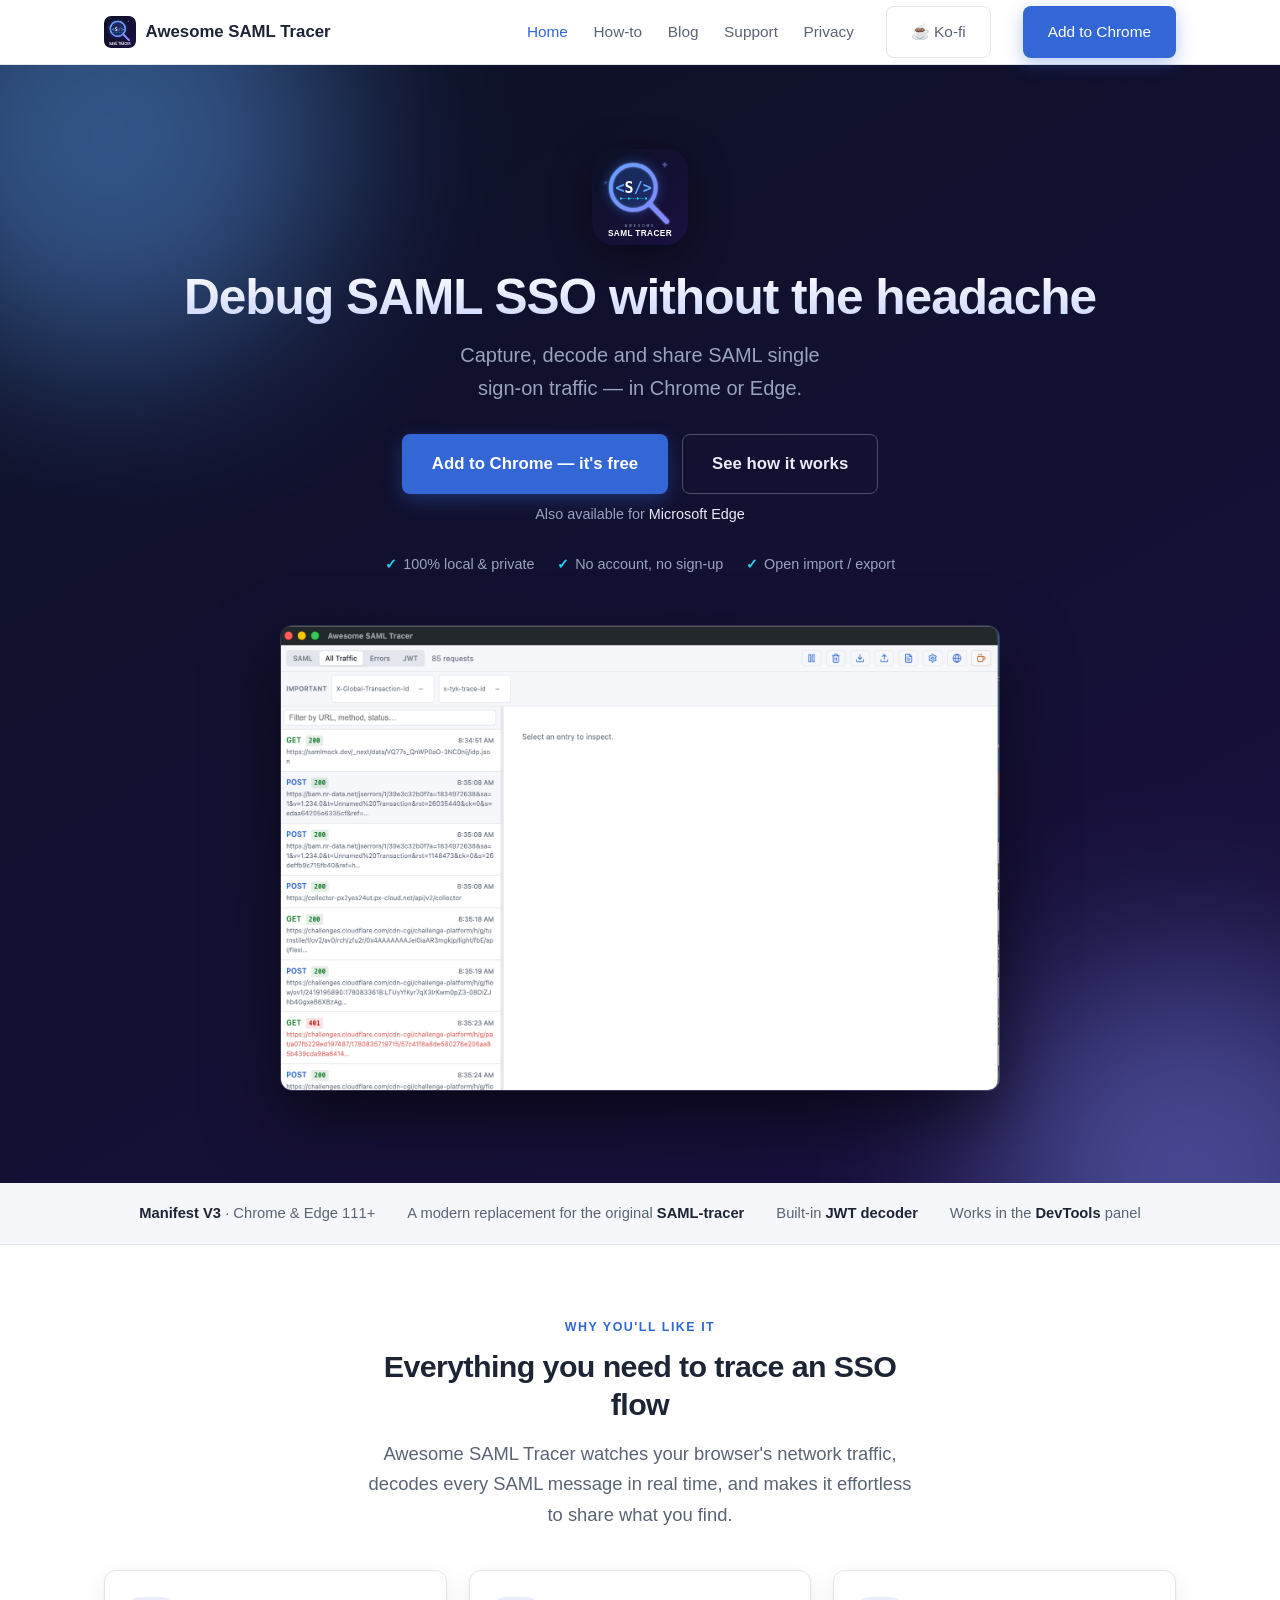
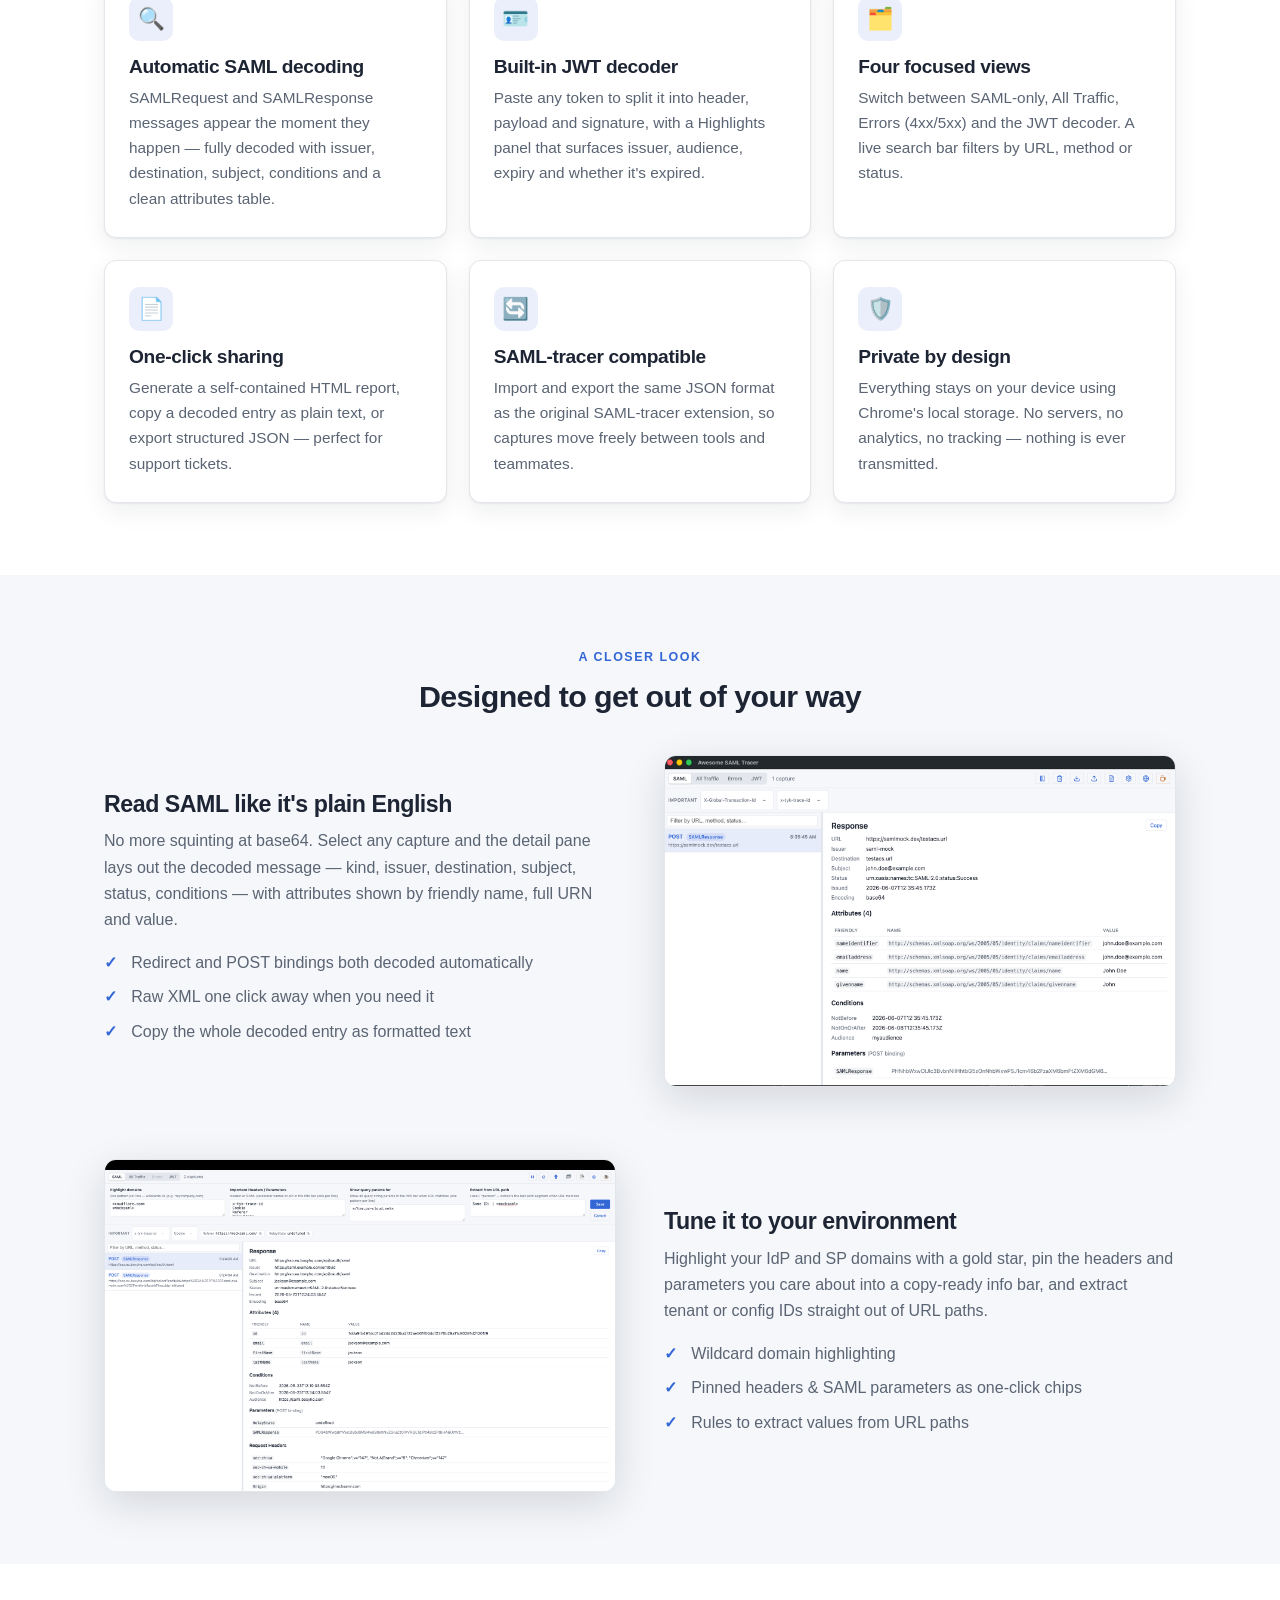
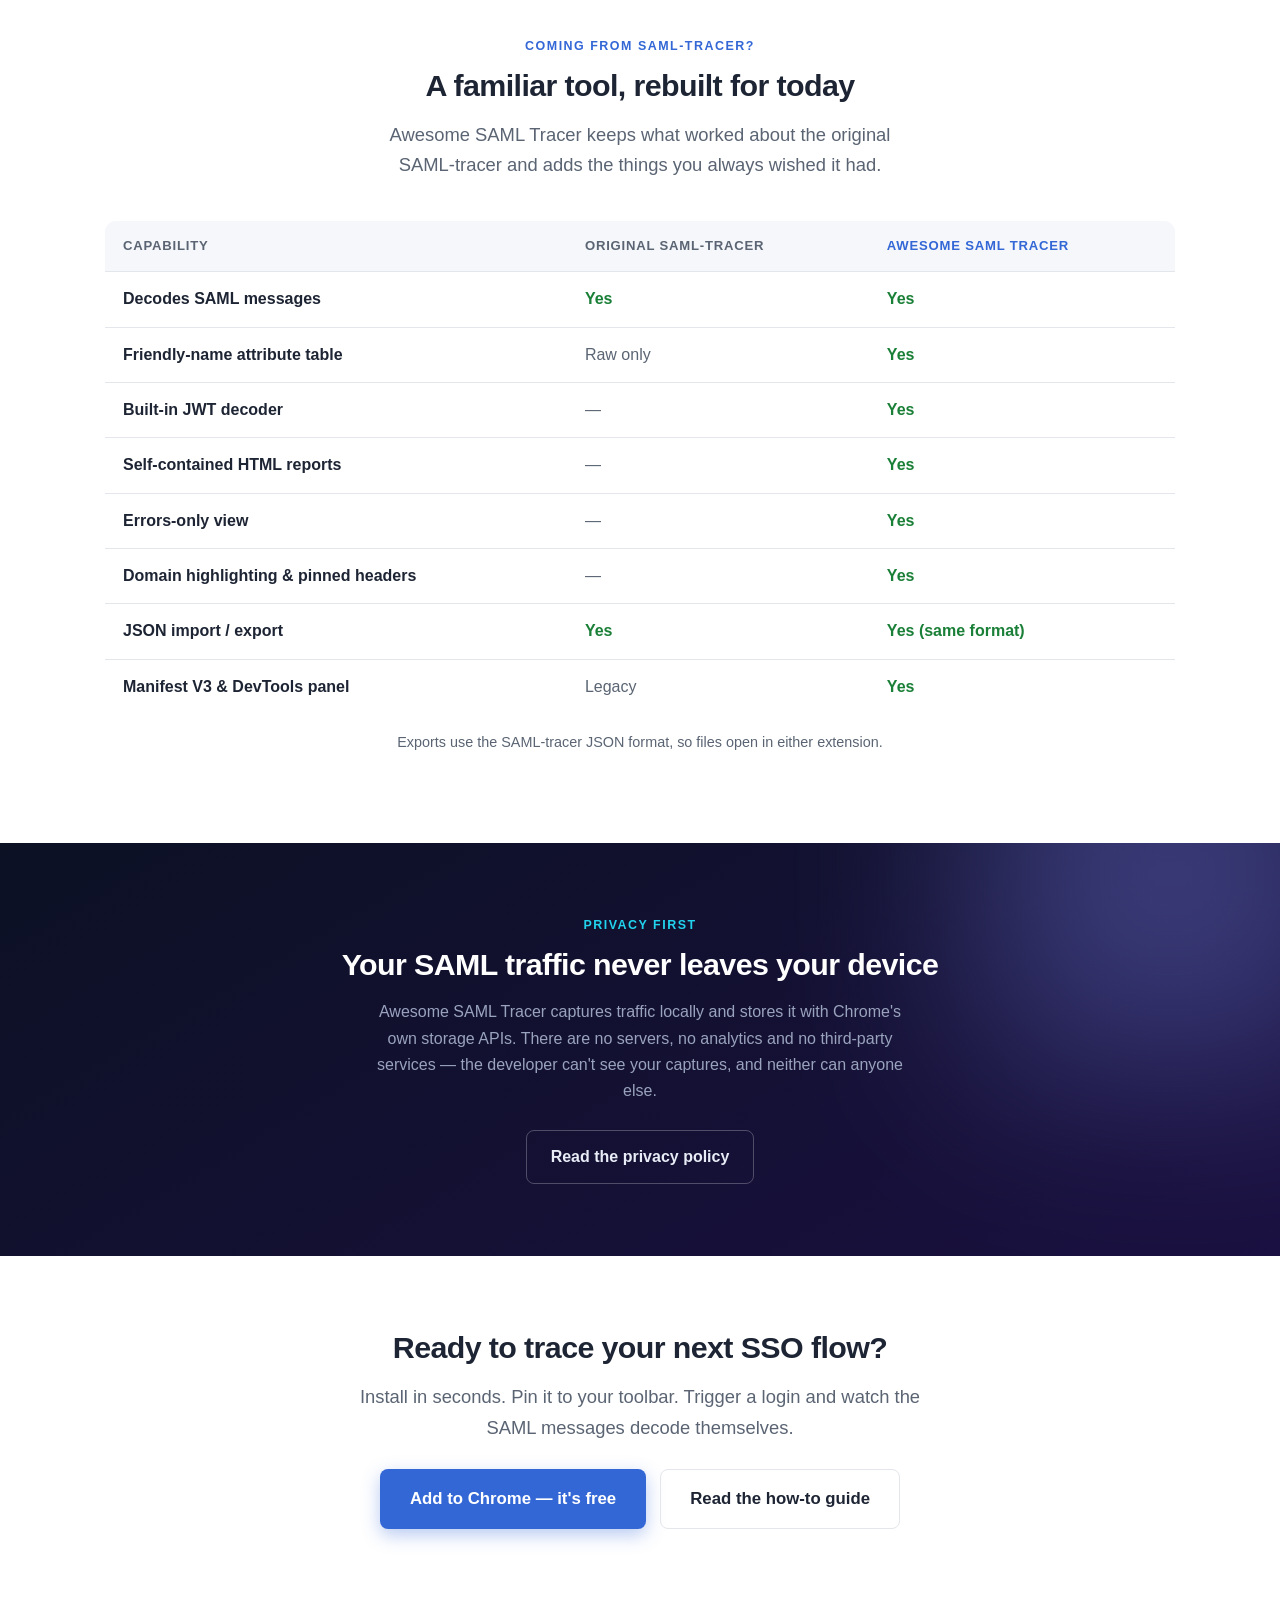
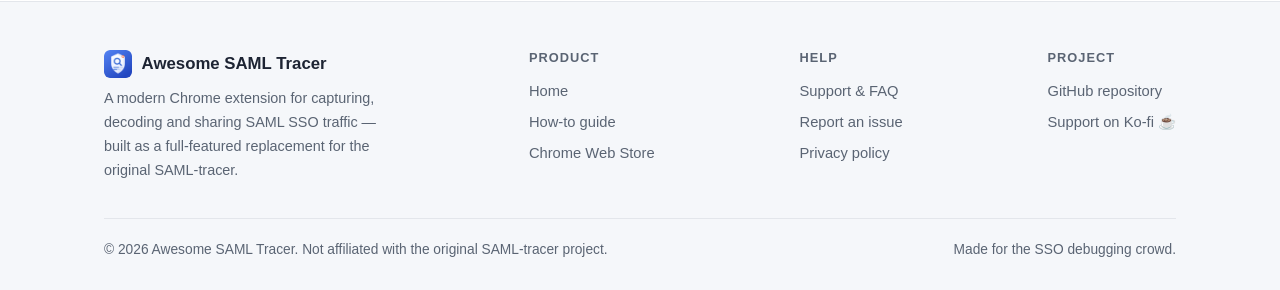
<file: awesome-saml-tracer-web/index.html>
<!doctype html>
<html lang="en">
<head>
  <meta charset="utf-8">
  <meta name="viewport" content="width=device-width, initial-scale=1">
  <title>Awesome SAML Tracer — Capture, decode &amp; share SAML SSO traffic</title>
  <meta name="description" content="A modern Chrome extension for capturing, decoding and sharing SAML SSO traffic. Clean attribute display, a built-in JWT decoder, one-click HTML reports, and SAML-tracer import/export — all 100% local and private.">
  <link rel="icon" type="image/svg+xml" href="assets/favicon.svg">
  <link rel="stylesheet" href="css/styles.css">
  <meta property="og:title" content="Awesome SAML Tracer">
  <meta property="og:description" content="Capture, decode and share SAML SSO traffic — a modern, privacy-first Chrome extension.">
  <meta property="og:type" content="website">
  <meta property="og:image" content="assets/awesome-saml-tracer-banner.png">
</head>
<body>

  <!-- ===== Header ===== -->
  <header class="site-header">
    <div class="container">
      <nav class="nav">
        <a class="brand" href="index.html">
          <img src="assets/logo.svg" alt="">
          <span>Awesome SAML Tracer</span>
        </a>
        <button class="nav-toggle" aria-label="Toggle menu" aria-expanded="false">☰</button>
        <div class="nav-links">
          <a href="index.html" class="active">Home</a>
          <a href="how-to.html">How-to</a>
          <a href="blog.html">Blog</a>
          <a href="support.html">Support</a>
          <a href="privacy.html">Privacy</a>
          <a class="btn btn-secondary nav-cta" href="https://ko-fi.com/samldev" target="_blank" rel="noopener">☕ Ko-fi</a>
          <a class="btn btn-primary nav-cta" href="https://chromewebstore.google.com/detail/pilkjgooejhajccieiebbihilnclbpej" target="_blank" rel="noopener">Add to Chrome</a>
        </div>
      </nav>
    </div>
  </header>

  <!-- ===== Hero ===== -->
  <section class="hero">
    <div class="container">
      <img class="hero-logo" src="assets/logo.svg" alt="Awesome SAML Tracer logo">
      <h1>Debug SAML SSO without the headache</h1>
      <p class="hero-tagline">Capture, decode and share SAML single sign-on traffic — in Chrome or Edge.</p>
      <div class="hero-actions">
        <a class="btn btn-primary btn-lg" href="https://chromewebstore.google.com/detail/pilkjgooejhajccieiebbihilnclbpej" target="_blank" rel="noopener">Add to Chrome — it's free</a>
        <a class="btn btn-secondary btn-lg btn-on-dark" href="how-to.html">See how it works</a>
      </div>
      <p class="hero-also">Also available for <a href="https://chromewebstore.google.com/detail/pilkjgooejhajccieiebbihilnclbpej" target="_blank" rel="noopener">Microsoft Edge</a> <!-- update to Edge Add-ons URL once listed --></p>
      <div class="hero-meta">
        <span><span class="tick">✓</span> 100% local &amp; private</span>
        <span><span class="tick">✓</span> No account, no sign-up</span>
        <span><span class="tick">✓</span> Open import / export</span>
      </div>
      <div class="hero-shot">
        <img src="assets/ast-help-all-traffic.png" alt="Awesome SAML Tracer capturing live network traffic">
      </div>
    </div>
  </section>

  <!-- ===== Trust strip ===== -->
  <div class="trust">
    <div class="container">
      <span><strong>Manifest V3</strong> &middot; Chrome &amp; Edge 111+</span>
      <span>A modern replacement for the original <strong>SAML-tracer</strong></span>
      <span>Built-in <strong>JWT decoder</strong></span>
      <span>Works in the <strong>DevTools</strong> panel</span>
    </div>
  </div>

  <!-- ===== Features ===== -->
  <section class="section">
    <div class="container">
      <div class="section-head center">
        <p class="eyebrow">Why you'll like it</p>
        <h2>Everything you need to trace an SSO flow</h2>
        <p class="lead" style="margin:0 auto;">Awesome SAML Tracer watches your browser's network traffic, decodes every SAML message in real time, and makes it effortless to share what you find.</p>
      </div>
      <div class="grid">
        <div class="card">
          <div class="card-icon">🔍</div>
          <h3>Automatic SAML decoding</h3>
          <p>SAMLRequest and SAMLResponse messages appear the moment they happen — fully decoded with issuer, destination, subject, conditions and a clean attributes table.</p>
        </div>
        <div class="card">
          <div class="card-icon">🪪</div>
          <h3>Built-in JWT decoder</h3>
          <p>Paste any token to split it into header, payload and signature, with a Highlights panel that surfaces issuer, audience, expiry and whether it's expired.</p>
        </div>
        <div class="card">
          <div class="card-icon">🗂️</div>
          <h3>Four focused views</h3>
          <p>Switch between SAML-only, All Traffic, Errors (4xx/5xx) and the JWT decoder. A live search bar filters by URL, method or status.</p>
        </div>
        <div class="card">
          <div class="card-icon">📄</div>
          <h3>One-click sharing</h3>
          <p>Generate a self-contained HTML report, copy a decoded entry as plain text, or export structured JSON — perfect for support tickets.</p>
        </div>
        <div class="card">
          <div class="card-icon">🔄</div>
          <h3>SAML-tracer compatible</h3>
          <p>Import and export the same JSON format as the original SAML-tracer extension, so captures move freely between tools and teammates.</p>
        </div>
        <div class="card">
          <div class="card-icon">🛡️</div>
          <h3>Private by design</h3>
          <p>Everything stays on your device using Chrome's local storage. No servers, no analytics, no tracking — nothing is ever transmitted.</p>
        </div>
      </div>
    </div>
  </section>

  <!-- ===== Showcase ===== -->
  <section class="section section-alt">
    <div class="container">
      <div class="section-head center">
        <p class="eyebrow">A closer look</p>
        <h2>Designed to get out of your way</h2>
      </div>

      <div class="showcase-row">
        <div class="showcase-text">
          <h3>Read SAML like it's plain English</h3>
          <p>No more squinting at base64. Select any capture and the detail pane lays out the decoded message — kind, issuer, destination, subject, status, conditions — with attributes shown by friendly name, full URN and value.</p>
          <ul class="feat-list">
            <li>Redirect and POST bindings both decoded automatically</li>
            <li>Raw XML one click away when you need it</li>
            <li>Copy the whole decoded entry as formatted text</li>
          </ul>
        </div>
        <div class="showcase-figure">
          <img src="assets/ast-help-saml.png" alt="The SAML view with its four-view toggle and info bar">
        </div>
      </div>

      <div class="showcase-row flip">
        <div class="showcase-text">
          <h3>Tune it to your environment</h3>
          <p>Highlight your IdP and SP domains with a gold star, pin the headers and parameters you care about into a copy-ready info bar, and extract tenant or config IDs straight out of URL paths.</p>
          <ul class="feat-list">
            <li>Wildcard domain highlighting</li>
            <li>Pinned headers &amp; SAML parameters as one-click chips</li>
            <li>Rules to extract values from URL paths</li>
          </ul>
        </div>
        <div class="showcase-figure">
          <img src="assets/ast-help-settings-full.png" alt="The settings panel with highlight domains and info-bar rules">
        </div>
      </div>
    </div>
  </section>

  <!-- ===== Comparison ===== -->
  <section class="section">
    <div class="container">
      <div class="section-head center">
        <p class="eyebrow">Coming from SAML-tracer?</p>
        <h2>A familiar tool, rebuilt for today</h2>
        <p class="lead" style="margin:0 auto;">Awesome SAML Tracer keeps what worked about the original SAML-tracer and adds the things you always wished it had.</p>
      </div>
      <table class="compare">
        <thead>
          <tr>
            <th>Capability</th>
            <th>Original SAML-tracer</th>
            <th class="col-ours">Awesome SAML Tracer</th>
          </tr>
        </thead>
        <tbody>
          <tr><td>Decodes SAML messages</td><td class="yes">Yes</td><td class="yes">Yes</td></tr>
          <tr><td>Friendly-name attribute table</td><td class="no">Raw only</td><td class="yes">Yes</td></tr>
          <tr><td>Built-in JWT decoder</td><td class="no">—</td><td class="yes">Yes</td></tr>
          <tr><td>Self-contained HTML reports</td><td class="no">—</td><td class="yes">Yes</td></tr>
          <tr><td>Errors-only view</td><td class="no">—</td><td class="yes">Yes</td></tr>
          <tr><td>Domain highlighting &amp; pinned headers</td><td class="no">—</td><td class="yes">Yes</td></tr>
          <tr><td>JSON import / export</td><td class="yes">Yes</td><td class="yes">Yes (same format)</td></tr>
          <tr><td>Manifest V3 &amp; DevTools panel</td><td class="no">Legacy</td><td class="yes">Yes</td></tr>
        </tbody>
      </table>
      <p class="muted center" style="margin-top:1rem;font-size:.9rem;">Exports use the SAML-tracer JSON format, so files open in either extension.</p>
    </div>
  </section>

  <!-- ===== Privacy band ===== -->
  <section class="section band">
    <div class="container">
      <p class="eyebrow">Privacy first</p>
      <h2>Your SAML traffic never leaves your device</h2>
      <p>Awesome SAML Tracer captures traffic locally and stores it with Chrome's own storage APIs. There are no servers, no analytics and no third-party services — the developer can't see your captures, and neither can anyone else.</p>
      <div class="hero-actions" style="margin-top:1.6rem;">
        <a class="btn btn-secondary btn-on-dark" href="privacy.html">Read the privacy policy</a>
      </div>
    </div>
  </section>

  <!-- ===== Final CTA ===== -->
  <section class="section cta-final">
    <div class="container">
      <h2>Ready to trace your next SSO flow?</h2>
      <p class="lead" style="margin:0 auto;">Install in seconds. Pin it to your toolbar. Trigger a login and watch the SAML messages decode themselves.</p>
      <div class="hero-actions">
        <a class="btn btn-primary btn-lg" href="https://chromewebstore.google.com/detail/pilkjgooejhajccieiebbihilnclbpej" target="_blank" rel="noopener">Add to Chrome — it's free</a>
        <a class="btn btn-secondary btn-lg" href="how-to.html">Read the how-to guide</a>
      </div>
    </div>
  </section>

  <!-- ===== Footer ===== -->
  <footer class="site-footer">
    <div class="container">
      <div class="footer-grid">
        <div class="footer-brand">
          <a class="brand" href="index.html">
            <img src="assets/icon-128.png" alt="" style="width:28px;height:28px;border-radius:6px;">
            <span>Awesome SAML Tracer</span>
          </a>
          <p>A modern Chrome extension for capturing, decoding and sharing SAML SSO traffic — built as a full-featured replacement for the original SAML-tracer.</p>
        </div>
        <div class="footer-col">
          <h4>Product</h4>
          <a href="index.html">Home</a>
          <a href="how-to.html">How-to guide</a>
          <a href="https://chromewebstore.google.com/detail/pilkjgooejhajccieiebbihilnclbpej" target="_blank" rel="noopener">Chrome Web Store</a>
        </div>
        <div class="footer-col">
          <h4>Help</h4>
          <a href="support.html">Support &amp; FAQ</a>
          <a href="https://github.com/jsegers1974/awesome-saml-tracer/issues" target="_blank" rel="noopener">Report an issue</a>
          <a href="privacy.html">Privacy policy</a>
        </div>
        <div class="footer-col">
          <h4>Project</h4>
          <a href="https://github.com/jsegers1974/awesome-saml-tracer" target="_blank" rel="noopener">GitHub repository</a>
          <a href="https://ko-fi.com/samldev" target="_blank" rel="noopener">Support on Ko-fi ☕</a>
        </div>
      </div>
      <div class="footer-bottom">
        <span>&copy; <span data-year>2026</span> Awesome SAML Tracer. Not affiliated with the original SAML-tracer project.</span>
        <span>Made for the SSO debugging crowd.</span>
      </div>
    </div>
  </footer>

  <script src="js/main.js"></script>
</body>
</html>
</file>
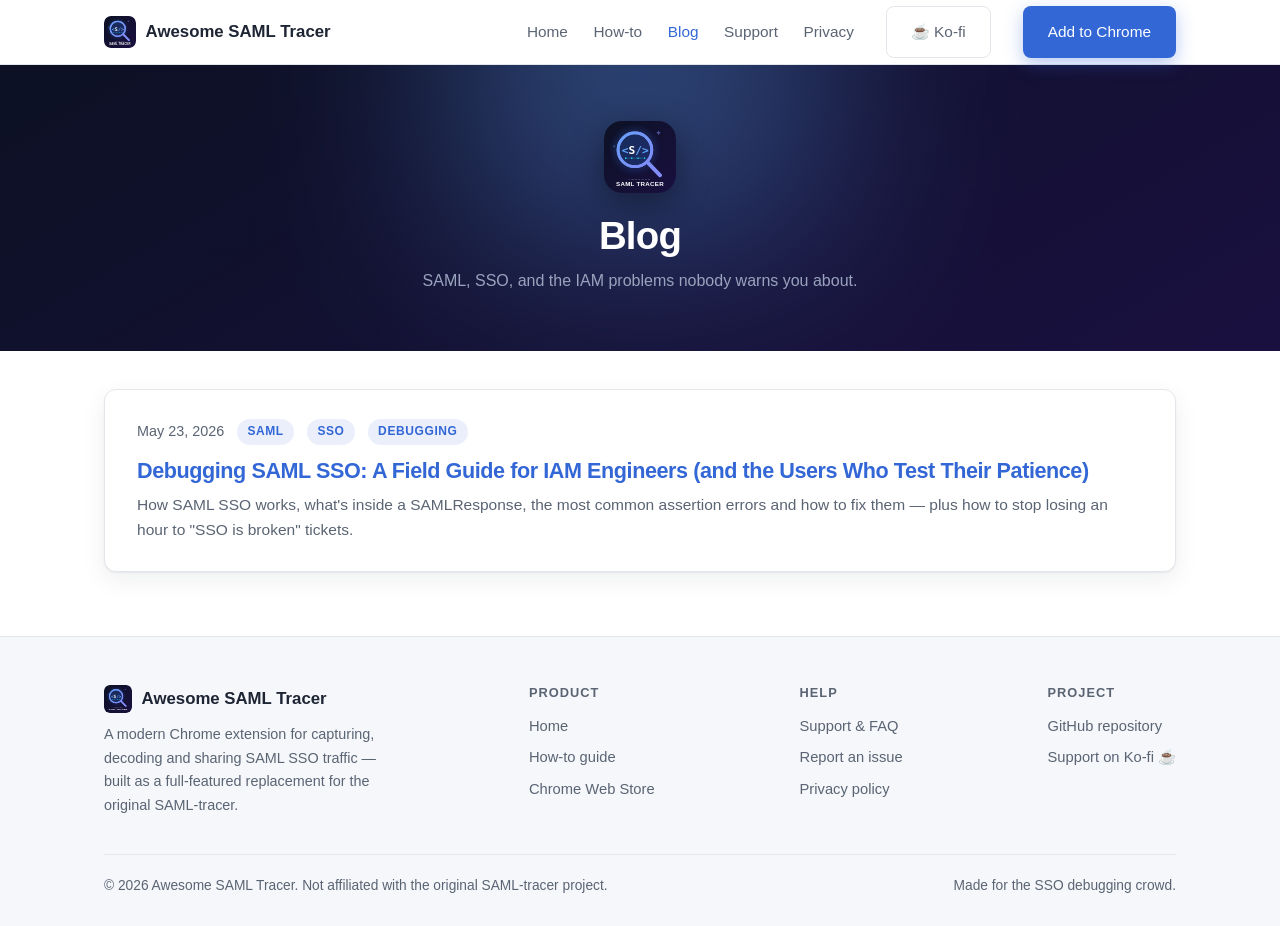
<file: awesome-saml-tracer-web/blog.html>
<!doctype html>
<html lang="en">
<head>
  <meta charset="utf-8">
  <meta name="viewport" content="width=device-width, initial-scale=1">
  <title>Blog — Awesome SAML Tracer</title>
  <meta name="description" content="Articles on SAML SSO debugging, IAM troubleshooting, and enterprise authentication — from the team behind Awesome SAML Tracer.">
  <link rel="icon" type="image/svg+xml" href="assets/favicon.svg">
  <link rel="stylesheet" href="css/styles.css">
  <meta property="og:title" content="Blog — Awesome SAML Tracer">
  <meta property="og:description" content="Articles on SAML SSO debugging, IAM troubleshooting, and enterprise authentication.">
  <meta property="og:type" content="website">
  <meta property="og:image" content="assets/awesome-saml-tracer-banner.png">
</head>
<body>

  <!-- ===== Header ===== -->
  <header class="site-header">
    <div class="container">
      <nav class="nav">
        <a class="brand" href="index.html">
          <img src="assets/logo.svg" alt="">
          <span>Awesome SAML Tracer</span>
        </a>
        <button class="nav-toggle" aria-label="Toggle menu" aria-expanded="false">☰</button>
        <div class="nav-links">
          <a href="index.html">Home</a>
          <a href="how-to.html">How-to</a>
          <a href="blog.html" class="active">Blog</a>
          <a href="support.html">Support</a>
          <a href="privacy.html">Privacy</a>
          <a class="btn btn-secondary nav-cta" href="https://ko-fi.com/samldev" target="_blank" rel="noopener">☕ Ko-fi</a>
          <a class="btn btn-primary nav-cta" href="https://chromewebstore.google.com/detail/pilkjgooejhajccieiebbihilnclbpej" target="_blank" rel="noopener">Add to Chrome</a>
        </div>
      </nav>
    </div>
  </header>

  <!-- ===== Page hero ===== -->
  <section class="page-hero">
    <div class="container">
      <img class="page-hero-icon" src="assets/logo.svg" alt="Awesome SAML Tracer">
      <h1>Blog</h1>
      <p>SAML, SSO, and the IAM problems nobody warns you about.</p>
    </div>
  </section>

  <!-- ===== Post list ===== -->
  <div class="container">
    <div class="post-list">

      <a class="post-card" href="blog/debugging-saml-sso.html">
        <div class="post-card-meta">
          <time datetime="2026-05-23" style="color:var(--fg-muted);font-size:.9rem;">May 23, 2026</time>
          <span class="post-tag">SAML</span>
          <span class="post-tag">SSO</span>
          <span class="post-tag">Debugging</span>
        </div>
        <h2>Debugging SAML SSO: A Field Guide for IAM Engineers (and the Users Who Test Their Patience)</h2>
        <p>How SAML SSO works, what's inside a SAMLResponse, the most common assertion errors and how to fix them — plus how to stop losing an hour to "SSO is broken" tickets.</p>
      </a>

    </div>
  </div>

  <!-- ===== Footer ===== -->
  <footer class="site-footer">
    <div class="container">
      <div class="footer-grid">
        <div class="footer-brand">
          <a class="brand" href="index.html">
            <img src="assets/logo.svg" alt="" style="width:28px;height:28px;border-radius:6px;">
            <span>Awesome SAML Tracer</span>
          </a>
          <p>A modern Chrome extension for capturing, decoding and sharing SAML SSO traffic — built as a full-featured replacement for the original SAML-tracer.</p>
        </div>
        <div class="footer-col">
          <h4>Product</h4>
          <a href="index.html">Home</a>
          <a href="how-to.html">How-to guide</a>
          <a href="https://chromewebstore.google.com/detail/pilkjgooejhajccieiebbihilnclbpej" target="_blank" rel="noopener">Chrome Web Store</a>
        </div>
        <div class="footer-col">
          <h4>Help</h4>
          <a href="support.html">Support &amp; FAQ</a>
          <a href="https://github.com/jsegers1974/awesome-saml-tracer/issues" target="_blank" rel="noopener">Report an issue</a>
          <a href="privacy.html">Privacy policy</a>
        </div>
        <div class="footer-col">
          <h4>Project</h4>
          <a href="https://github.com/jsegers1974/awesome-saml-tracer" target="_blank" rel="noopener">GitHub repository</a>
          <a href="https://ko-fi.com/samldev" target="_blank" rel="noopener">Support on Ko-fi ☕</a>
        </div>
      </div>
      <div class="footer-bottom">
        <span>&copy; <span data-year>2026</span> Awesome SAML Tracer. Not affiliated with the original SAML-tracer project.</span>
        <span>Made for the SSO debugging crowd.</span>
      </div>
    </div>
  </footer>

  <script src="js/main.js"></script>
</body>
</html>
</file>
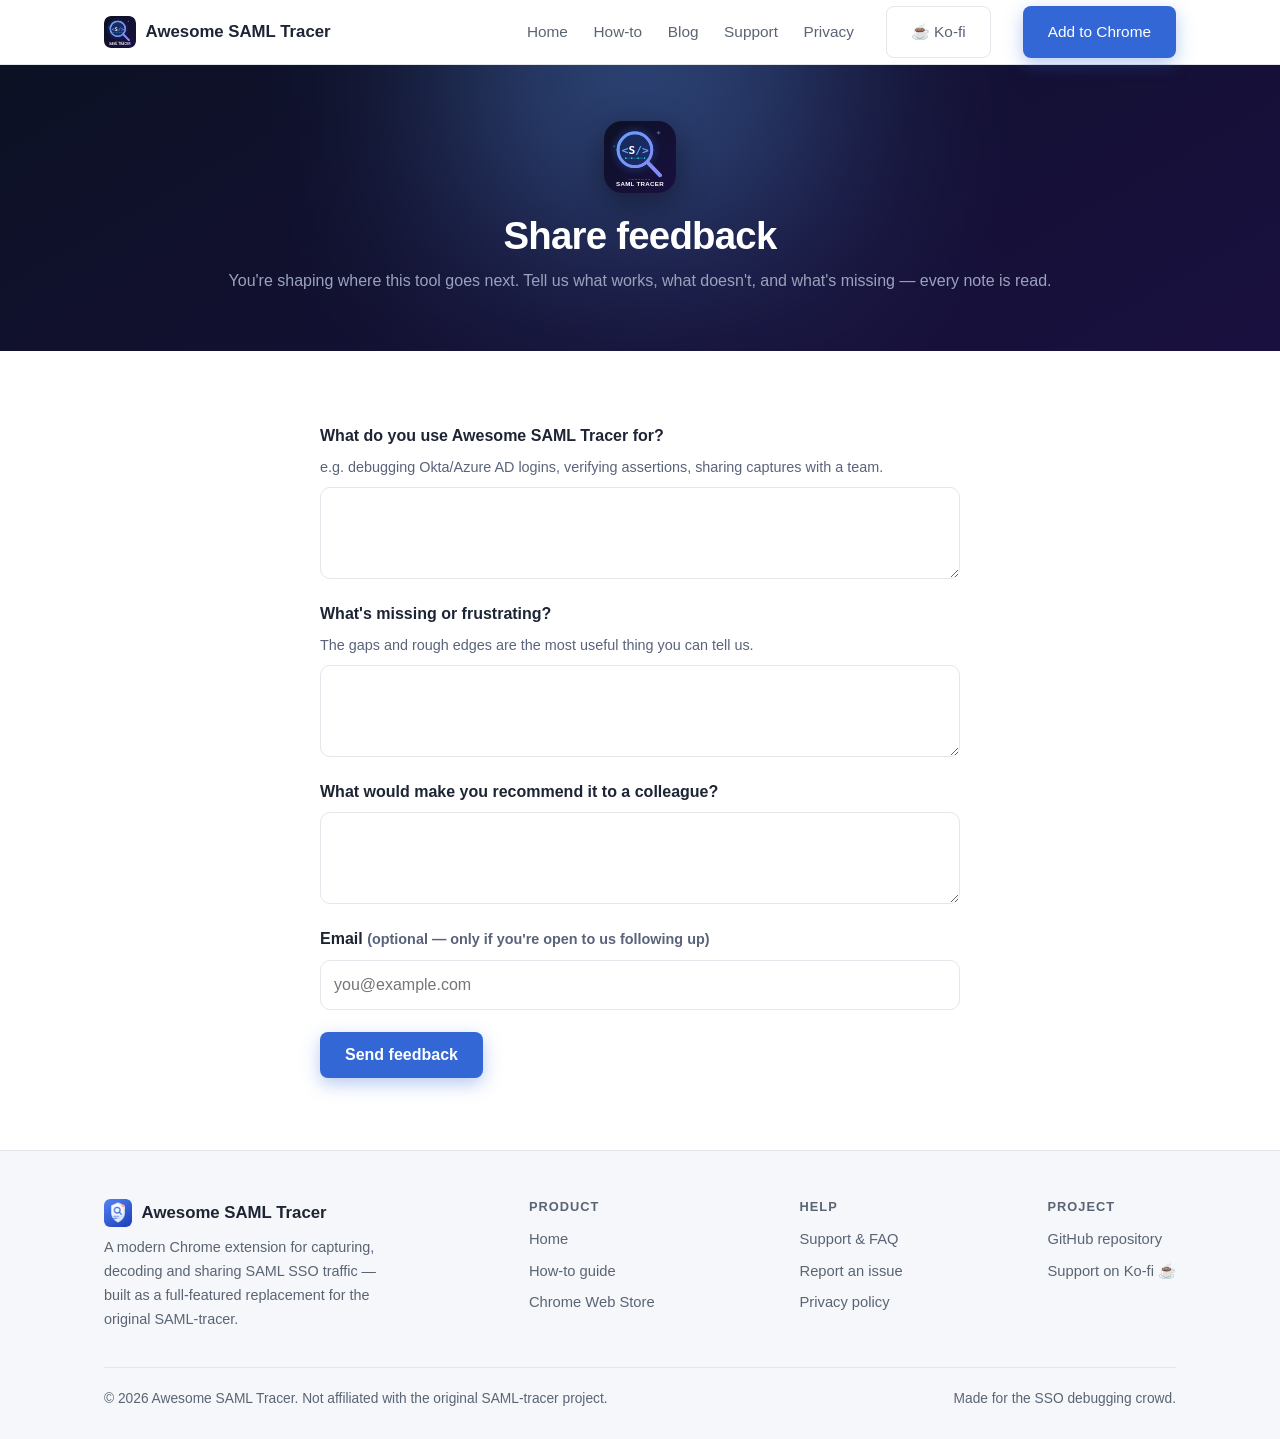
<file: awesome-saml-tracer-web/feedback.html>
<!doctype html>
<html lang="en">
<head>
  <meta charset="utf-8">
  <meta name="viewport" content="width=device-width, initial-scale=1">
  <title>Share feedback — Awesome SAML Tracer</title>
  <meta name="description" content="Tell us what to improve in Awesome SAML Tracer — what you use it for, what's missing, and what would make you recommend it.">
  <link rel="icon" type="image/svg+xml" href="assets/favicon.svg">
  <link rel="stylesheet" href="css/styles.css">
  <meta property="og:image" content="assets/awesome-saml-tracer-banner.png">
  <style>
    .fb-form{max-width:640px;margin:0 auto;display:flex;flex-direction:column;gap:22px;text-align:left}
    .fb-field{display:flex;flex-direction:column;gap:7px}
    .fb-field label{font-weight:600}
    .fb-field .hint{color:var(--muted,#59637a);font-size:.9em}
    .fb-field textarea,.fb-field input[type=email]{
      font:inherit;color:inherit;background:var(--surface,#fff);
      border:1px solid var(--border,#d7dce6);border-radius:10px;padding:11px 13px;width:100%;
      transition:border-color .15s,box-shadow .15s;}
    .fb-field textarea{min-height:92px;resize:vertical}
    .fb-field textarea:focus,.fb-field input[type=email]:focus{
      outline:none;border-color:var(--accent,#3367d6);box-shadow:0 0 0 3px rgba(51,103,214,.15);}
    .fb-actions{display:flex;align-items:center;gap:16px;flex-wrap:wrap}
    .fb-status{font-weight:500}
    .fb-status.ok{color:#1f9d6b}
    .fb-status.err{color:#d1495b}
    .fb-honey{position:absolute;left:-9999px;width:1px;height:1px;overflow:hidden}
    .fb-done{max-width:640px;margin:0 auto;text-align:center;display:none}
    .fb-done h2{margin-top:0}
  </style>
</head>
<body>

  <!-- ===== Header ===== -->
  <header class="site-header">
    <div class="container">
      <nav class="nav">
        <a class="brand" href="index.html">
          <img src="assets/logo.svg" alt="">
          <span>Awesome SAML Tracer</span>
        </a>
        <button class="nav-toggle" aria-label="Toggle menu" aria-expanded="false">☰</button>
        <div class="nav-links">
          <a href="index.html">Home</a>
          <a href="how-to.html">How-to</a>
          <a href="blog.html">Blog</a>
          <a href="support.html">Support</a>
          <a href="privacy.html">Privacy</a>
          <a class="btn btn-secondary nav-cta" href="https://ko-fi.com/samldev" target="_blank" rel="noopener">☕ Ko-fi</a>
          <a class="btn btn-primary nav-cta" href="https://chromewebstore.google.com/detail/pilkjgooejhajccieiebbihilnclbpej" target="_blank" rel="noopener">Add to Chrome</a>
        </div>
      </nav>
    </div>
  </header>

  <!-- ===== Page hero ===== -->
  <section class="page-hero">
    <div class="container">
      <img class="page-hero-icon" src="assets/logo.svg" alt="Awesome SAML Tracer">
      <h1>Share feedback</h1>
      <p>You're shaping where this tool goes next. Tell us what works, what doesn't, and what's missing — every note is read.</p>
    </div>
  </section>

  <!-- ===== Feedback form ===== -->
  <section class="section">
    <div class="container">

      <form class="fb-form" id="fb-form" novalidate>
        <div class="fb-field">
          <label for="use_case">What do you use Awesome SAML Tracer for?</label>
          <span class="hint">e.g. debugging Okta/Azure AD logins, verifying assertions, sharing captures with a team.</span>
          <textarea id="use_case" name="use_case" maxlength="4000"></textarea>
        </div>

        <div class="fb-field">
          <label for="pain">What's missing or frustrating?</label>
          <span class="hint">The gaps and rough edges are the most useful thing you can tell us.</span>
          <textarea id="pain" name="pain" maxlength="4000"></textarea>
        </div>

        <div class="fb-field">
          <label for="recommend">What would make you recommend it to a colleague?</label>
          <textarea id="recommend" name="recommend" maxlength="4000"></textarea>
        </div>

        <div class="fb-field">
          <label for="email">Email <span class="hint">(optional — only if you're open to us following up)</span></label>
          <input type="email" id="email" name="email" autocomplete="email" placeholder="you@example.com">
        </div>

        <!-- Honeypot: hidden from humans; bots that fill it are dropped. -->
        <div class="fb-honey" aria-hidden="true">
          <label for="website">Website</label>
          <input type="text" id="website" name="website" tabindex="-1" autocomplete="off">
        </div>

        <!-- Context tags, filled by script. -->
        <input type="hidden" name="v" id="fb-version" value="">
        <input type="hidden" name="source" id="fb-source" value="site">

        <!-- Optional Cloudflare Turnstile — enable later by setting TURNSTILE_SECRET
             and uncommenting this + the script tag below with your site key:
        <div class="cf-turnstile" data-sitekey="YOUR_TURNSTILE_SITE_KEY"></div>
        -->

        <div class="fb-actions">
          <button class="btn btn-primary" type="submit" id="fb-submit">Send feedback</button>
          <span class="fb-status" id="fb-status" role="status" aria-live="polite"></span>
        </div>
      </form>

      <div class="fb-done" id="fb-done">
        <h2>Thanks — that's genuinely helpful. 🙏</h2>
        <p class="lead" style="margin:0 auto 20px;">Your feedback went straight to the person who builds this. Want to do more?</p>
        <div class="hero-actions" style="justify-content:center;">
          <a class="btn btn-primary btn-lg" href="https://chromewebstore.google.com/detail/pilkjgooejhajccieiebbihilnclbpej/reviews" target="_blank" rel="noopener">Leave a quick review</a>
          <a class="btn btn-secondary btn-lg" href="index.html">Back to the site</a>
        </div>
      </div>

    </div>
  </section>

  <!-- ===== Footer ===== -->
  <footer class="site-footer">
    <div class="container">
      <div class="footer-grid">
        <div class="footer-brand">
          <a class="brand" href="index.html">
            <img src="assets/icon-128.png" alt="" style="width:28px;height:28px;border-radius:6px;">
            <span>Awesome SAML Tracer</span>
          </a>
          <p>A modern Chrome extension for capturing, decoding and sharing SAML SSO traffic — built as a full-featured replacement for the original SAML-tracer.</p>
        </div>
        <div class="footer-col">
          <h4>Product</h4>
          <a href="index.html">Home</a>
          <a href="how-to.html">How-to guide</a>
          <a href="https://chromewebstore.google.com/detail/pilkjgooejhajccieiebbihilnclbpej" target="_blank" rel="noopener">Chrome Web Store</a>
        </div>
        <div class="footer-col">
          <h4>Help</h4>
          <a href="support.html">Support &amp; FAQ</a>
          <a href="https://github.com/jsegers1974/awesome-saml-tracer/issues" target="_blank" rel="noopener">Report an issue</a>
          <a href="privacy.html">Privacy policy</a>
        </div>
        <div class="footer-col">
          <h4>Project</h4>
          <a href="https://github.com/jsegers1974/awesome-saml-tracer" target="_blank" rel="noopener">GitHub repository</a>
          <a href="https://ko-fi.com/samldev" target="_blank" rel="noopener">Support on Ko-fi ☕</a>
        </div>
      </div>
      <div class="footer-bottom">
        <span>&copy; <span data-year>2026</span> Awesome SAML Tracer. Not affiliated with the original SAML-tracer project.</span>
        <span>Made for the SSO debugging crowd.</span>
      </div>
    </div>
  </footer>

  <script src="js/main.js"></script>
  <script>
    (function () {
      // Tag the submission with the extension build + where it came from.
      var params = new URLSearchParams(location.search);
      var v = params.get('v') || '';
      document.getElementById('fb-version').value = v;
      document.getElementById('fb-source').value = v ? 'extension' : 'site';

      var form = document.getElementById('fb-form');
      var statusEl = document.getElementById('fb-status');
      var submitBtn = document.getElementById('fb-submit');

      form.addEventListener('submit', async function (e) {
        e.preventDefault();
        statusEl.className = 'fb-status';
        statusEl.textContent = '';

        var data = new FormData(form);
        var filled = ['use_case', 'pain', 'recommend'].some(function (k) {
          return (data.get(k) || '').toString().trim();
        });
        if (!filled) {
          statusEl.className = 'fb-status err';
          statusEl.textContent = 'Please fill in at least one field.';
          return;
        }

        submitBtn.disabled = true;
        statusEl.textContent = 'Sending…';
        try {
          var res = await fetch('/api/feedback', { method: 'POST', body: data });
          var body = await res.json().catch(function () { return {}; });
          if (res.ok && body.ok) {
            form.style.display = 'none';
            document.getElementById('fb-done').style.display = 'block';
            return;
          }
          statusEl.className = 'fb-status err';
          statusEl.textContent = body.error || 'Something went wrong. Please try again.';
        } catch (err) {
          statusEl.className = 'fb-status err';
          statusEl.textContent = 'Could not reach the server. Please try again.';
        } finally {
          submitBtn.disabled = false;
        }
      });
    })();
  </script>
</body>
</html>
</file>
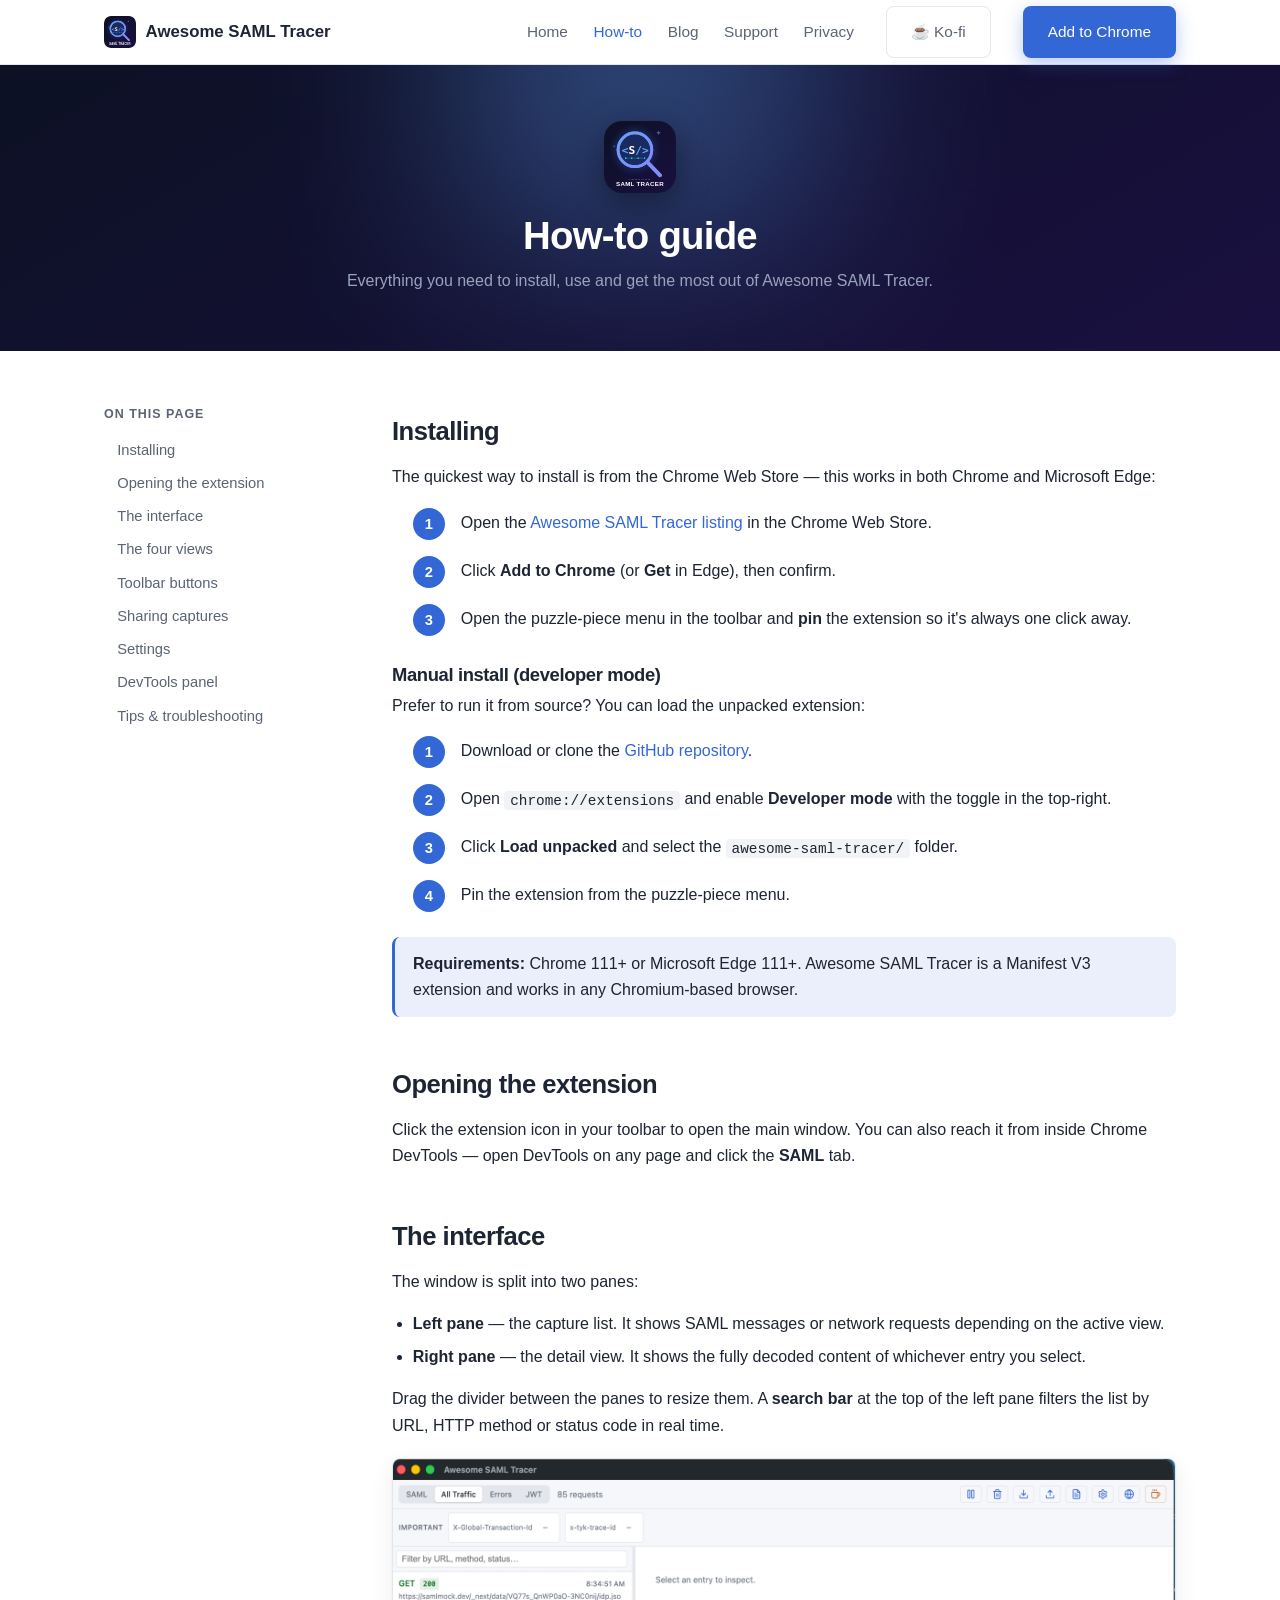
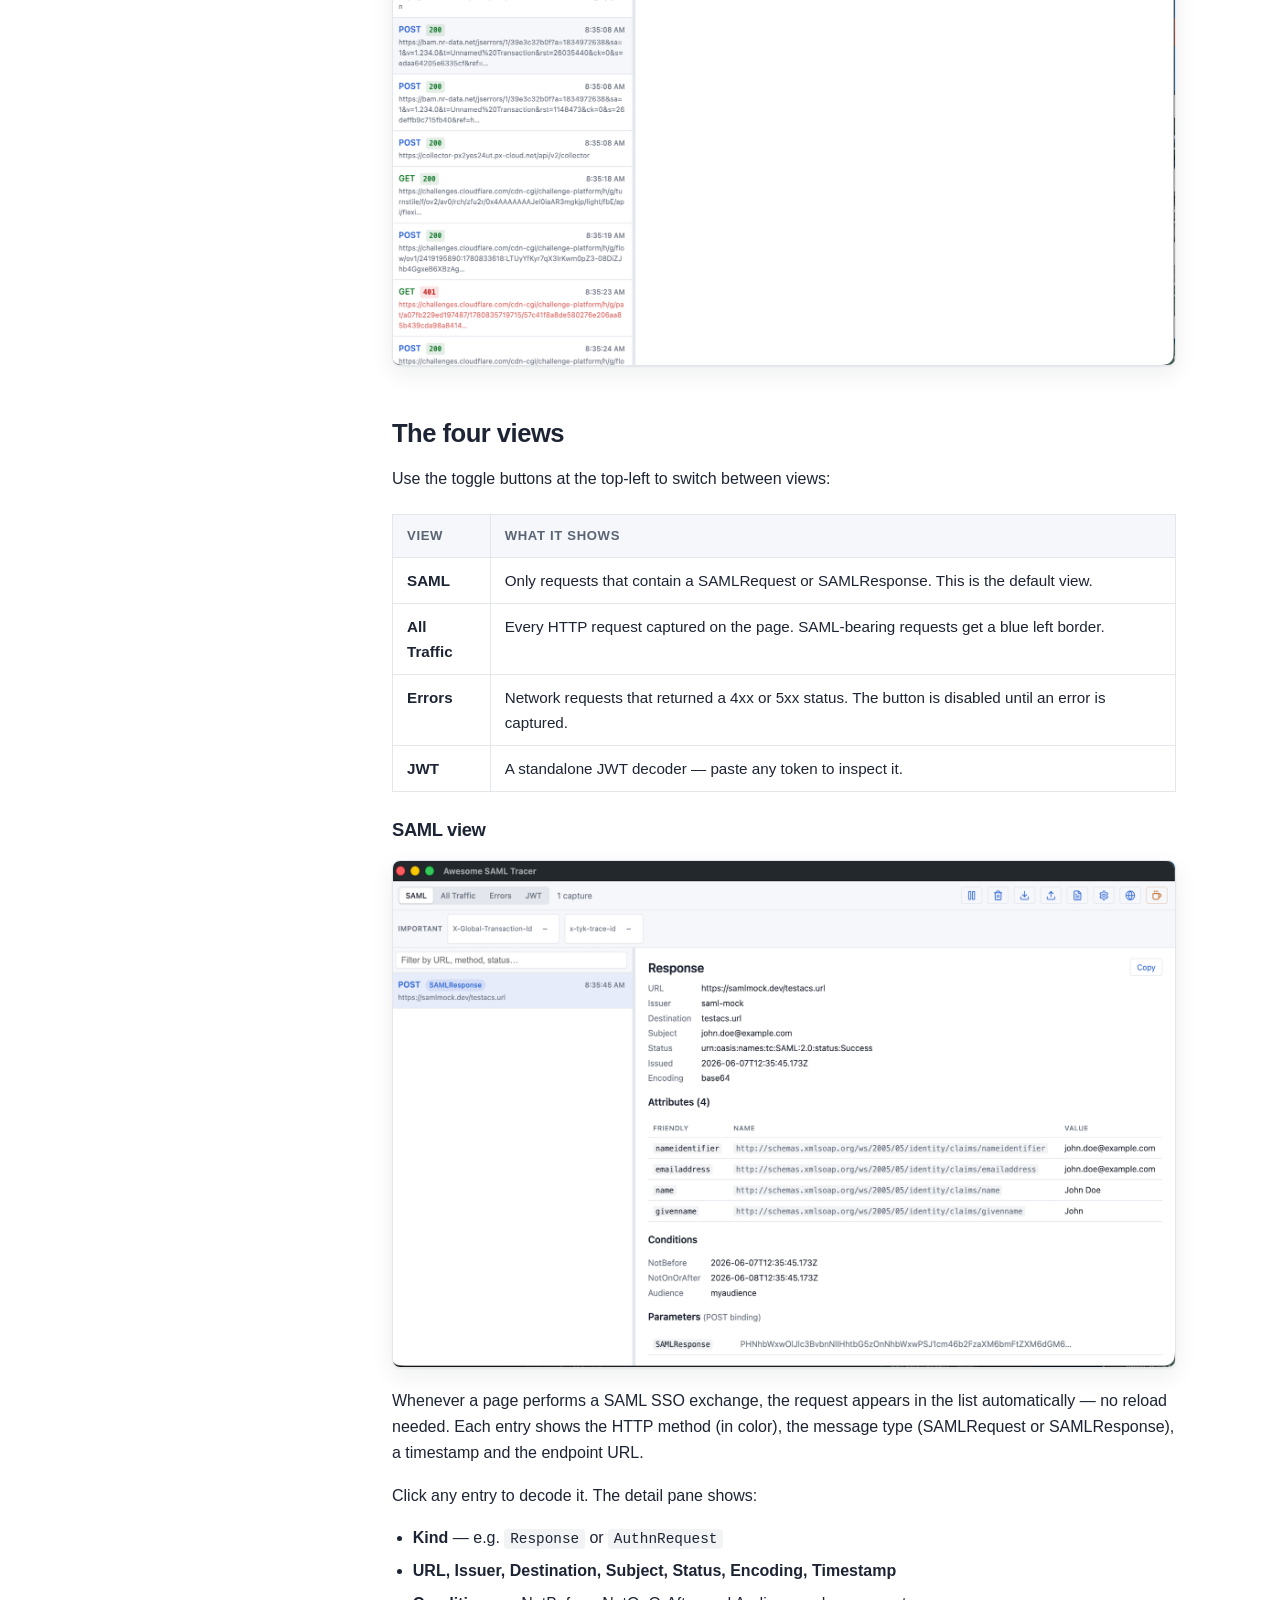
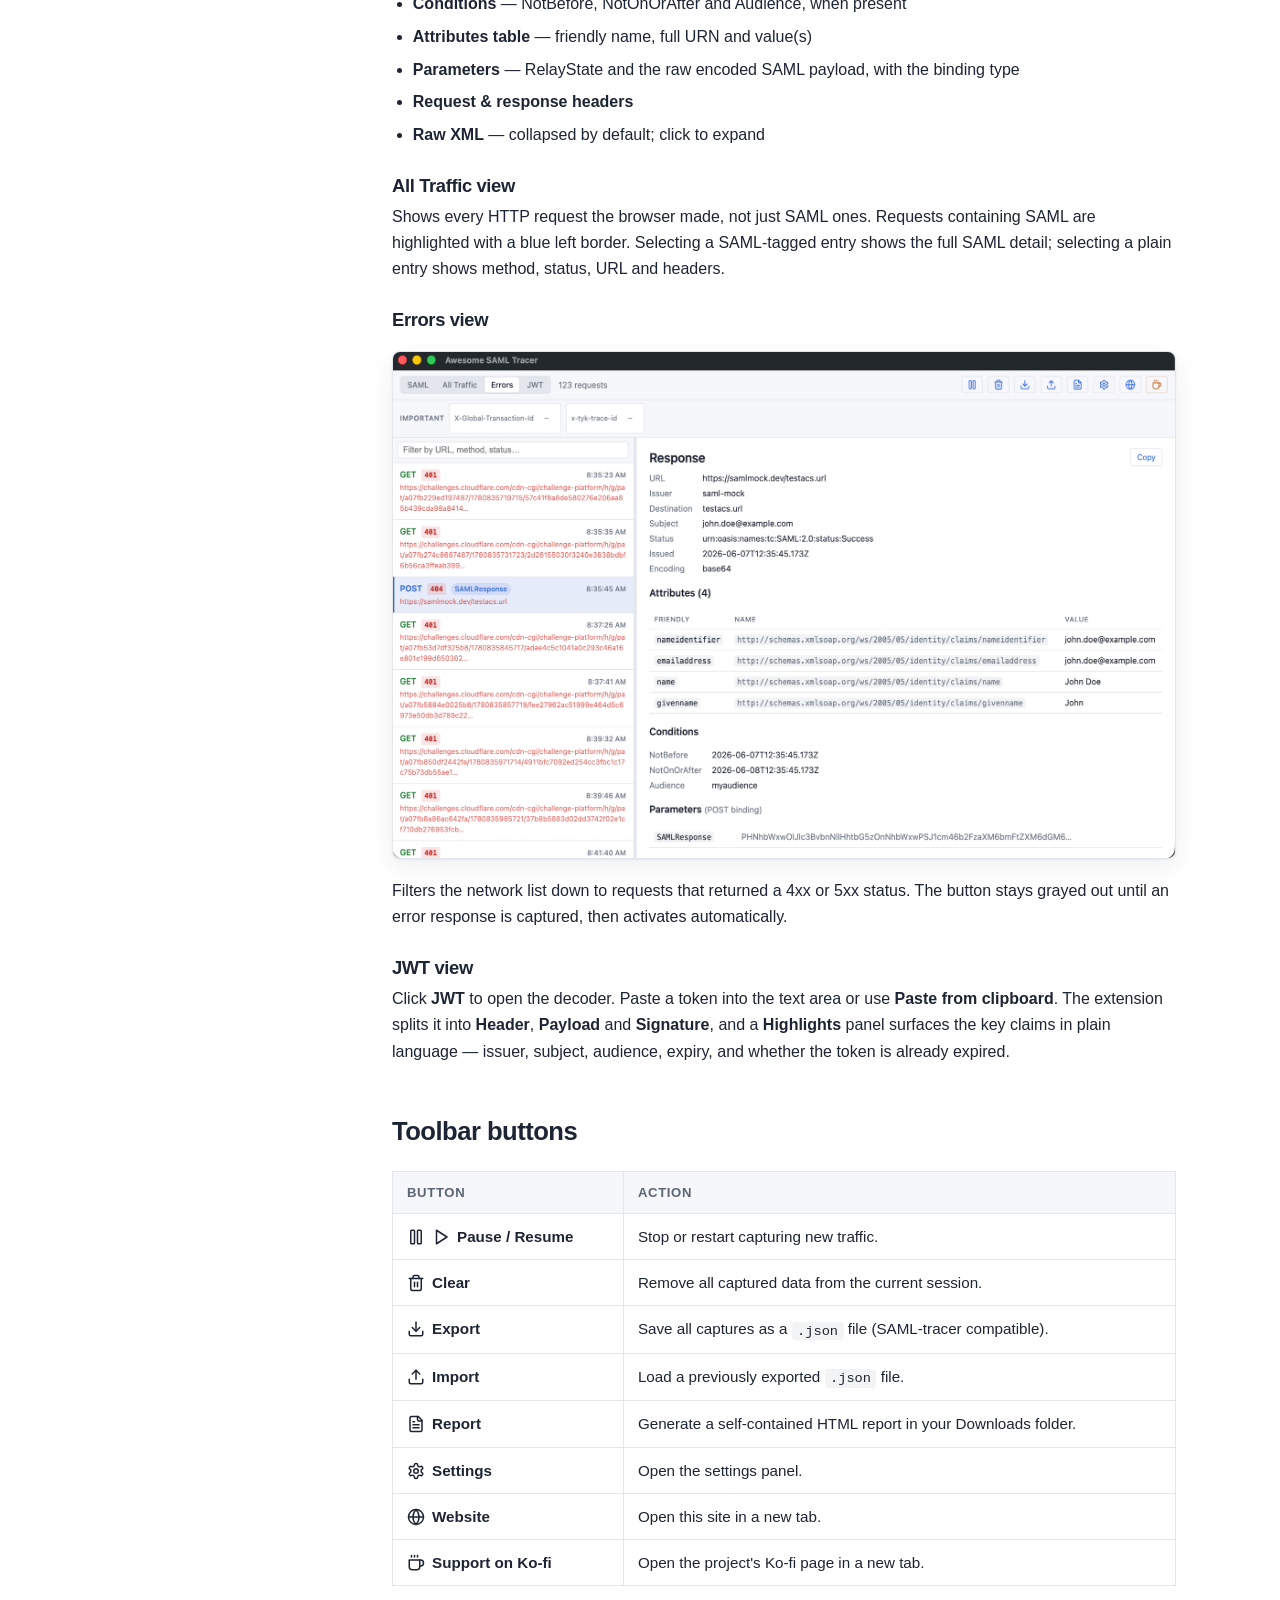
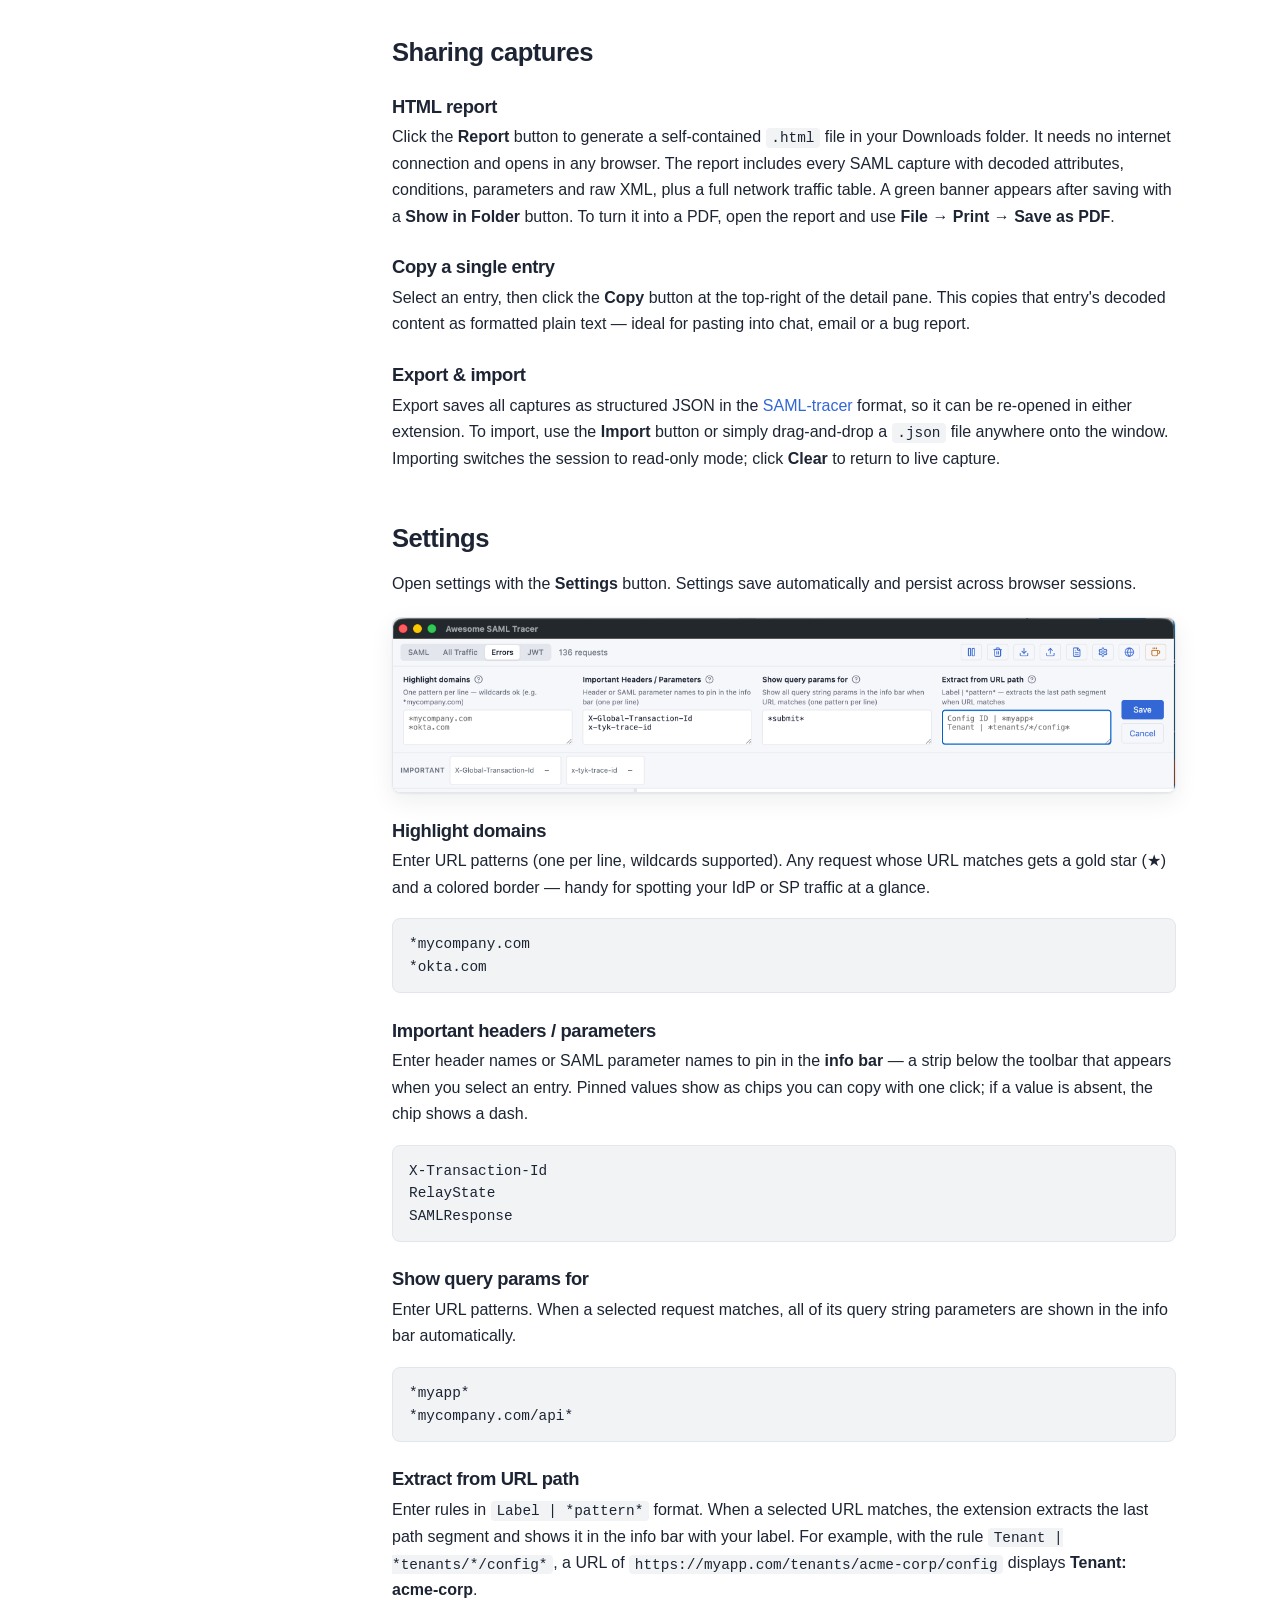
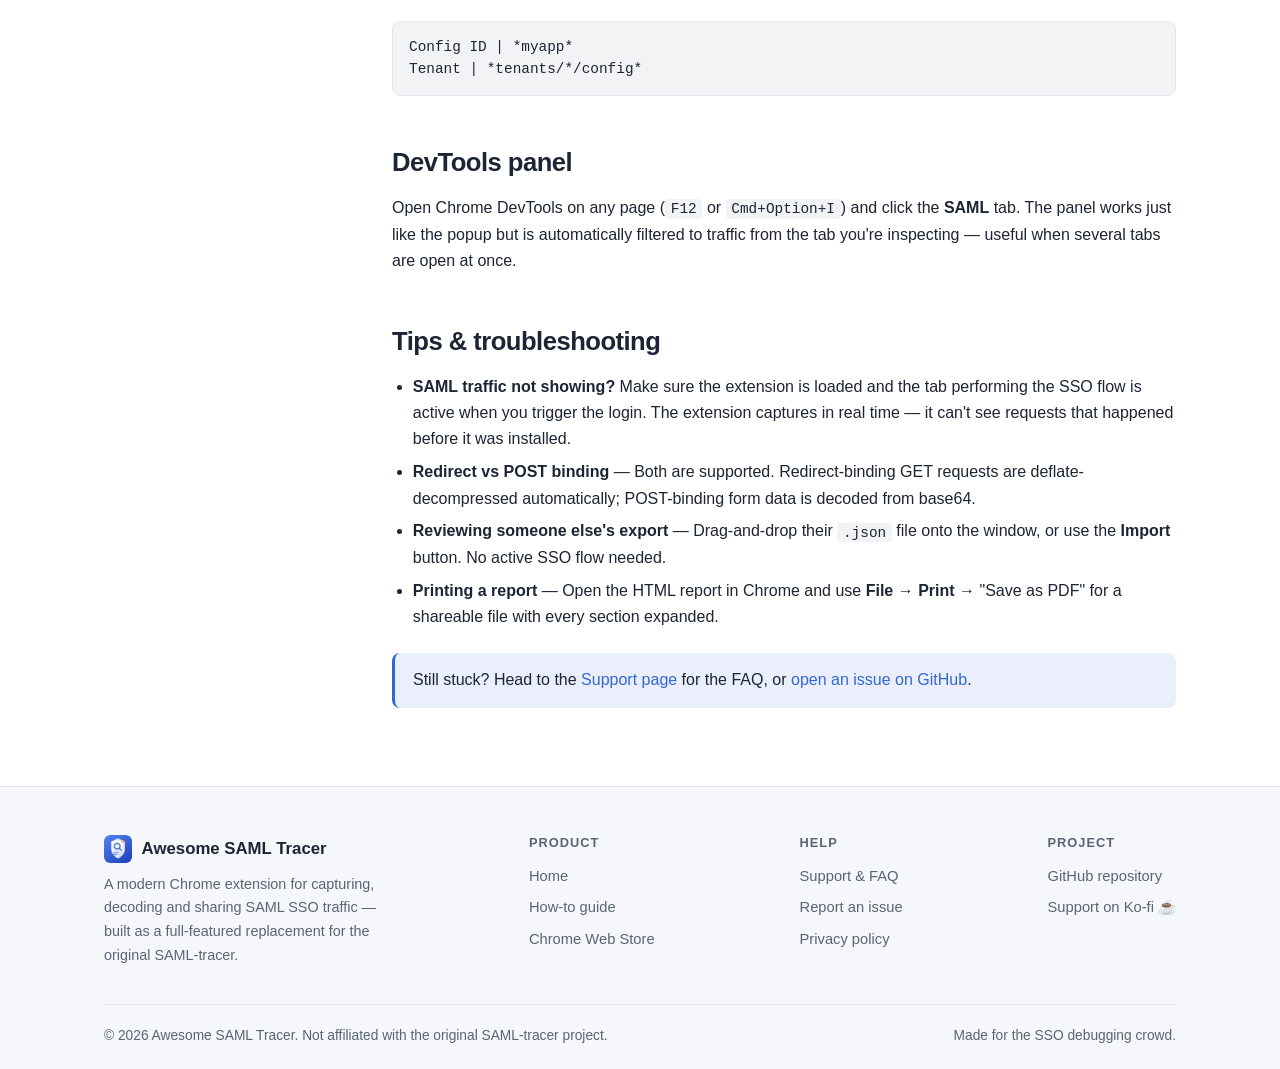
<file: awesome-saml-tracer-web/how-to.html>
<!doctype html>
<html lang="en">
<head>
  <meta charset="utf-8">
  <meta name="viewport" content="width=device-width, initial-scale=1">
  <title>How-to guide — Awesome SAML Tracer</title>
  <meta name="description" content="Step-by-step guide to Awesome SAML Tracer: install it, open it, use the four views, share captures as HTML reports or JSON, and configure the power-user settings.">
  <link rel="icon" type="image/svg+xml" href="assets/favicon.svg">
  <link rel="stylesheet" href="css/styles.css">
  <meta property="og:image" content="assets/awesome-saml-tracer-banner.png">
</head>
<body>

  <!-- ===== Header ===== -->
  <header class="site-header">
    <div class="container">
      <nav class="nav">
        <a class="brand" href="index.html">
          <img src="assets/logo.svg" alt="">
          <span>Awesome SAML Tracer</span>
        </a>
        <button class="nav-toggle" aria-label="Toggle menu" aria-expanded="false">☰</button>
        <div class="nav-links">
          <a href="index.html">Home</a>
          <a href="how-to.html" class="active">How-to</a>
          <a href="blog.html">Blog</a>
          <a href="support.html">Support</a>
          <a href="privacy.html">Privacy</a>
          <a class="btn btn-secondary nav-cta" href="https://ko-fi.com/samldev" target="_blank" rel="noopener">☕ Ko-fi</a>
          <a class="btn btn-primary nav-cta" href="https://chromewebstore.google.com/detail/pilkjgooejhajccieiebbihilnclbpej" target="_blank" rel="noopener">Add to Chrome</a>
        </div>
      </nav>
    </div>
  </header>

  <!-- ===== Page hero ===== -->
  <section class="page-hero">
    <div class="container">
      <img class="page-hero-icon" src="assets/logo.svg" alt="Awesome SAML Tracer">
      <h1>How-to guide</h1>
      <p>Everything you need to install, use and get the most out of Awesome SAML Tracer.</p>
    </div>
  </section>

  <!-- ===== Docs ===== -->
  <div class="container">
    <div class="docs">

      <!-- TOC -->
      <aside class="docs-toc">
        <h4>On this page</h4>
        <a href="#install">Installing</a>
        <a href="#open">Opening the extension</a>
        <a href="#interface">The interface</a>
        <a href="#views">The four views</a>
        <a href="#toolbar">Toolbar buttons</a>
        <a href="#sharing">Sharing captures</a>
        <a href="#settings">Settings</a>
        <a href="#devtools">DevTools panel</a>
        <a href="#tips">Tips &amp; troubleshooting</a>
      </aside>

      <!-- Body -->
      <main class="docs-body">

        <h2 id="install">Installing</h2>
        <p>The quickest way to install is from the Chrome Web Store — this works in both Chrome and Microsoft Edge:</p>
        <ol class="steps">
          <li>Open the <a href="https://chromewebstore.google.com/detail/pilkjgooejhajccieiebbihilnclbpej" target="_blank" rel="noopener">Awesome SAML Tracer listing</a> in the Chrome Web Store.</li>
          <li>Click <strong>Add to Chrome</strong> (or <strong>Get</strong> in Edge), then confirm.</li>
          <li>Open the puzzle-piece menu in the toolbar and <strong>pin</strong> the extension so it's always one click away.</li>
        </ol>

        <h3>Manual install (developer mode)</h3>
        <p>Prefer to run it from source? You can load the unpacked extension:</p>
        <ol class="steps">
          <li>Download or clone the <a href="https://github.com/jsegers1974/awesome-saml-tracer" target="_blank" rel="noopener">GitHub repository</a>.</li>
          <li>Open <code>chrome://extensions</code> and enable <strong>Developer mode</strong> with the toggle in the top-right.</li>
          <li>Click <strong>Load unpacked</strong> and select the <code>awesome-saml-tracer/</code> folder.</li>
          <li>Pin the extension from the puzzle-piece menu.</li>
        </ol>
        <div class="callout"><p><strong>Requirements:</strong> Chrome 111+ or Microsoft Edge 111+. Awesome SAML Tracer is a Manifest V3 extension and works in any Chromium-based browser.</p></div>

        <h2 id="open">Opening the extension</h2>
        <p>Click the extension icon in your toolbar to open the main window. You can also reach it from inside Chrome DevTools — open DevTools on any page and click the <strong>SAML</strong> tab.</p>

        <h2 id="interface">The interface</h2>
        <p>The window is split into two panes:</p>
        <ul>
          <li><strong>Left pane</strong> — the capture list. It shows SAML messages or network requests depending on the active view.</li>
          <li><strong>Right pane</strong> — the detail view. It shows the fully decoded content of whichever entry you select.</li>
        </ul>
        <p>Drag the divider between the panes to resize them. A <strong>search bar</strong> at the top of the left pane filters the list by URL, HTTP method or status code in real time.</p>
        <img src="assets/ast-help-all-traffic.png" alt="The two-pane interface showing captured network traffic">

        <h2 id="views">The four views</h2>
        <p>Use the toggle buttons at the top-left to switch between views:</p>
        <table class="data-table">
          <thead>
            <tr><th>View</th><th>What it shows</th></tr>
          </thead>
          <tbody>
            <tr><td><strong>SAML</strong></td><td>Only requests that contain a SAMLRequest or SAMLResponse. This is the default view.</td></tr>
            <tr><td><strong>All Traffic</strong></td><td>Every HTTP request captured on the page. SAML-bearing requests get a blue left border.</td></tr>
            <tr><td><strong>Errors</strong></td><td>Network requests that returned a 4xx or 5xx status. The button is disabled until an error is captured.</td></tr>
            <tr><td><strong>JWT</strong></td><td>A standalone JWT decoder — paste any token to inspect it.</td></tr>
          </tbody>
        </table>

        <h3>SAML view</h3>
        <img src="assets/ast-help-saml.png" alt="The SAML view showing decoded SAML messages">
        <p>Whenever a page performs a SAML SSO exchange, the request appears in the list automatically — no reload needed. Each entry shows the HTTP method (in color), the message type (SAMLRequest or SAMLResponse), a timestamp and the endpoint URL.</p>
        <p>Click any entry to decode it. The detail pane shows:</p>
        <ul>
          <li><strong>Kind</strong> — e.g. <code>Response</code> or <code>AuthnRequest</code></li>
          <li><strong>URL, Issuer, Destination, Subject, Status, Encoding, Timestamp</strong></li>
          <li><strong>Conditions</strong> — NotBefore, NotOnOrAfter and Audience, when present</li>
          <li><strong>Attributes table</strong> — friendly name, full URN and value(s)</li>
          <li><strong>Parameters</strong> — RelayState and the raw encoded SAML payload, with the binding type</li>
          <li><strong>Request &amp; response headers</strong></li>
          <li><strong>Raw XML</strong> — collapsed by default; click to expand</li>
        </ul>

        <h3>All Traffic view</h3>
        <p>Shows every HTTP request the browser made, not just SAML ones. Requests containing SAML are highlighted with a blue left border. Selecting a SAML-tagged entry shows the full SAML detail; selecting a plain entry shows method, status, URL and headers.</p>

        <h3>Errors view</h3>
        <img src="assets/ast-help-errors.png" alt="The Errors view showing filtered 4xx and 5xx network requests">
        <p>Filters the network list down to requests that returned a 4xx or 5xx status. The button stays grayed out until an error response is captured, then activates automatically.</p>

        <h3>JWT view</h3>
        <p>Click <strong>JWT</strong> to open the decoder. Paste a token into the text area or use <strong>Paste from clipboard</strong>. The extension splits it into <strong>Header</strong>, <strong>Payload</strong> and <strong>Signature</strong>, and a <strong>Highlights</strong> panel surfaces the key claims in plain language — issuer, subject, audience, expiry, and whether the token is already expired.</p>

        <h2 id="toolbar">Toolbar buttons</h2>
        <table class="data-table">
          <thead>
            <tr><th>Button</th><th>Action</th></tr>
          </thead>
          <tbody>
            <tr><td><svg class="tb-icon" viewBox="0 0 24 24" aria-hidden="true"><rect x="14" y="3" width="5" height="18" rx="1"/><rect x="5" y="3" width="5" height="18" rx="1"/></svg><svg class="tb-icon" viewBox="0 0 24 24" aria-hidden="true"><polygon points="6 3 20 12 6 21 6 3"/></svg><strong>Pause / Resume</strong></td><td>Stop or restart capturing new traffic.</td></tr>
            <tr><td><svg class="tb-icon" viewBox="0 0 24 24" aria-hidden="true"><path d="M3 6h18"/><path d="M19 6v14a2 2 0 0 1-2 2H7a2 2 0 0 1-2-2V6"/><path d="M8 6V4a2 2 0 0 1 2-2h4a2 2 0 0 1 2 2v2"/><line x1="10" x2="10" y1="11" y2="17"/><line x1="14" x2="14" y1="11" y2="17"/></svg><strong>Clear</strong></td><td>Remove all captured data from the current session.</td></tr>
            <tr><td><svg class="tb-icon" viewBox="0 0 24 24" aria-hidden="true"><path d="M21 15v4a2 2 0 0 1-2 2H5a2 2 0 0 1-2-2v-4"/><polyline points="7 10 12 15 17 10"/><line x1="12" x2="12" y1="15" y2="3"/></svg><strong>Export</strong></td><td>Save all captures as a <code>.json</code> file (SAML-tracer compatible).</td></tr>
            <tr><td><svg class="tb-icon" viewBox="0 0 24 24" aria-hidden="true"><path d="M21 15v4a2 2 0 0 1-2 2H5a2 2 0 0 1-2-2v-4"/><polyline points="17 8 12 3 7 8"/><line x1="12" x2="12" y1="3" y2="15"/></svg><strong>Import</strong></td><td>Load a previously exported <code>.json</code> file.</td></tr>
            <tr><td><svg class="tb-icon" viewBox="0 0 24 24" aria-hidden="true"><path d="M15 2H6a2 2 0 0 0-2 2v16a2 2 0 0 0 2 2h12a2 2 0 0 0 2-2V7Z"/><path d="M14 2v4a2 2 0 0 0 2 2h4"/><path d="M16 13H8"/><path d="M16 17H8"/><path d="M10 9H8"/></svg><strong>Report</strong></td><td>Generate a self-contained HTML report in your Downloads folder.</td></tr>
            <tr><td><svg class="tb-icon" viewBox="0 0 24 24" aria-hidden="true"><path d="M12.22 2h-.44a2 2 0 0 0-2 2v.18a2 2 0 0 1-1 1.73l-.43.25a2 2 0 0 1-2 0l-.15-.08a2 2 0 0 0-2.73.73l-.22.38a2 2 0 0 0 .73 2.73l.15.1a2 2 0 0 1 1 1.72v.51a2 2 0 0 1-1 1.74l-.15.09a2 2 0 0 0-.73 2.73l.22.38a2 2 0 0 0 2.73.73l.15-.08a2 2 0 0 1 2 0l.43.25a2 2 0 0 1 1 1.73V20a2 2 0 0 0 2 2h.44a2 2 0 0 0 2-2v-.18a2 2 0 0 1 1-1.73l.43-.25a2 2 0 0 1 2 0l.15.08a2 2 0 0 0 2.73-.73l.22-.39a2 2 0 0 0-.73-2.73l-.15-.08a2 2 0 0 1-1-1.74v-.5a2 2 0 0 1 1-1.74l.15-.09a2 2 0 0 0 .73-2.73l-.22-.38a2 2 0 0 0-2.73-.73l-.15.08a2 2 0 0 1-2 0l-.43-.25a2 2 0 0 1-1-1.73V4a2 2 0 0 0-2-2z"/><circle cx="12" cy="12" r="3"/></svg><strong>Settings</strong></td><td>Open the settings panel.</td></tr>
            <tr><td><svg class="tb-icon" viewBox="0 0 24 24" aria-hidden="true"><circle cx="12" cy="12" r="10"/><path d="M12 2a14.5 14.5 0 0 0 0 20 14.5 14.5 0 0 0 0-20"/><path d="M2 12h20"/></svg><strong>Website</strong></td><td>Open this site in a new tab.</td></tr>
            <tr><td><svg class="tb-icon" viewBox="0 0 24 24" aria-hidden="true"><path d="M17 8h1a4 4 0 1 1 0 8h-1"/><path d="M3 8h14v9a4 4 0 0 1-4 4H7a4 4 0 0 1-4-4Z"/><line x1="6" x2="6" y1="2" y2="4"/><line x1="10" x2="10" y1="2" y2="4"/><line x1="14" x2="14" y1="2" y2="4"/></svg><strong>Support on Ko-fi</strong></td><td>Open the project's Ko-fi page in a new tab.</td></tr>
          </tbody>
        </table>

        <h2 id="sharing">Sharing captures</h2>

        <h3>HTML report</h3>
        <p>Click the <strong>Report</strong> button to generate a self-contained <code>.html</code> file in your Downloads folder. It needs no internet connection and opens in any browser. The report includes every SAML capture with decoded attributes, conditions, parameters and raw XML, plus a full network traffic table. A green banner appears after saving with a <strong>Show in Folder</strong> button. To turn it into a PDF, open the report and use <strong>File → Print → Save as PDF</strong>.</p>

        <h3>Copy a single entry</h3>
        <p>Select an entry, then click the <strong>Copy</strong> button at the top-right of the detail pane. This copies that entry's decoded content as formatted plain text — ideal for pasting into chat, email or a bug report.</p>

        <h3>Export &amp; import</h3>
        <p>Export saves all captures as structured JSON in the <a href="https://github.com/UNINETT/SAML-tracer" target="_blank" rel="noopener">SAML-tracer</a> format, so it can be re-opened in either extension. To import, use the <strong>Import</strong> button or simply drag-and-drop a <code>.json</code> file anywhere onto the window. Importing switches the session to read-only mode; click <strong>Clear</strong> to return to live capture.</p>

        <h2 id="settings">Settings</h2>
        <p>Open settings with the <strong>Settings</strong> button. Settings save automatically and persist across browser sessions.</p>
        <img src="assets/ast-help-settings.png" alt="The settings panel">

        <h3>Highlight domains</h3>
        <p>Enter URL patterns (one per line, wildcards supported). Any request whose URL matches gets a gold star (★) and a colored border — handy for spotting your IdP or SP traffic at a glance.</p>
        <pre><code>*mycompany.com
*okta.com</code></pre>

        <h3>Important headers / parameters</h3>
        <p>Enter header names or SAML parameter names to pin in the <strong>info bar</strong> — a strip below the toolbar that appears when you select an entry. Pinned values show as chips you can copy with one click; if a value is absent, the chip shows a dash.</p>
        <pre><code>X-Transaction-Id
RelayState
SAMLResponse</code></pre>

        <h3>Show query params for</h3>
        <p>Enter URL patterns. When a selected request matches, all of its query string parameters are shown in the info bar automatically.</p>
        <pre><code>*myapp*
*mycompany.com/api*</code></pre>

        <h3>Extract from URL path</h3>
        <p>Enter rules in <code>Label | *pattern*</code> format. When a selected URL matches, the extension extracts the last path segment and shows it in the info bar with your label. For example, with the rule <code>Tenant | *tenants/*/config*</code>, a URL of <code>https://myapp.com/tenants/acme-corp/config</code> displays <strong>Tenant: acme-corp</strong>.</p>
        <pre><code>Config ID | *myapp*
Tenant | *tenants/*/config*</code></pre>

        <h2 id="devtools">DevTools panel</h2>
        <p>Open Chrome DevTools on any page (<code>F12</code> or <code>Cmd+Option+I</code>) and click the <strong>SAML</strong> tab. The panel works just like the popup but is automatically filtered to traffic from the tab you're inspecting — useful when several tabs are open at once.</p>

        <h2 id="tips">Tips &amp; troubleshooting</h2>
        <ul>
          <li><strong>SAML traffic not showing?</strong> Make sure the extension is loaded and the tab performing the SSO flow is active when you trigger the login. The extension captures in real time — it can't see requests that happened before it was installed.</li>
          <li><strong>Redirect vs POST binding</strong> — Both are supported. Redirect-binding GET requests are deflate-decompressed automatically; POST-binding form data is decoded from base64.</li>
          <li><strong>Reviewing someone else's export</strong> — Drag-and-drop their <code>.json</code> file onto the window, or use the <strong>Import</strong> button. No active SSO flow needed.</li>
          <li><strong>Printing a report</strong> — Open the HTML report in Chrome and use <strong>File → Print</strong> → "Save as PDF" for a shareable file with every section expanded.</li>
        </ul>
        <div class="callout"><p>Still stuck? Head to the <a href="support.html">Support page</a> for the FAQ, or <a href="https://github.com/jsegers1974/awesome-saml-tracer/issues" target="_blank" rel="noopener">open an issue on GitHub</a>.</p></div>

      </main>
    </div>
  </div>

  <!-- ===== Footer ===== -->
  <footer class="site-footer">
    <div class="container">
      <div class="footer-grid">
        <div class="footer-brand">
          <a class="brand" href="index.html">
            <img src="assets/icon-128.png" alt="" style="width:28px;height:28px;border-radius:6px;">
            <span>Awesome SAML Tracer</span>
          </a>
          <p>A modern Chrome extension for capturing, decoding and sharing SAML SSO traffic — built as a full-featured replacement for the original SAML-tracer.</p>
        </div>
        <div class="footer-col">
          <h4>Product</h4>
          <a href="index.html">Home</a>
          <a href="how-to.html">How-to guide</a>
          <a href="https://chromewebstore.google.com/detail/pilkjgooejhajccieiebbihilnclbpej" target="_blank" rel="noopener">Chrome Web Store</a>
        </div>
        <div class="footer-col">
          <h4>Help</h4>
          <a href="support.html">Support &amp; FAQ</a>
          <a href="https://github.com/jsegers1974/awesome-saml-tracer/issues" target="_blank" rel="noopener">Report an issue</a>
          <a href="privacy.html">Privacy policy</a>
        </div>
        <div class="footer-col">
          <h4>Project</h4>
          <a href="https://github.com/jsegers1974/awesome-saml-tracer" target="_blank" rel="noopener">GitHub repository</a>
          <a href="https://ko-fi.com/samldev" target="_blank" rel="noopener">Support on Ko-fi ☕</a>
        </div>
      </div>
      <div class="footer-bottom">
        <span>&copy; <span data-year>2026</span> Awesome SAML Tracer. Not affiliated with the original SAML-tracer project.</span>
        <span>Made for the SSO debugging crowd.</span>
      </div>
    </div>
  </footer>

  <script src="js/main.js"></script>
</body>
</html>
</file>
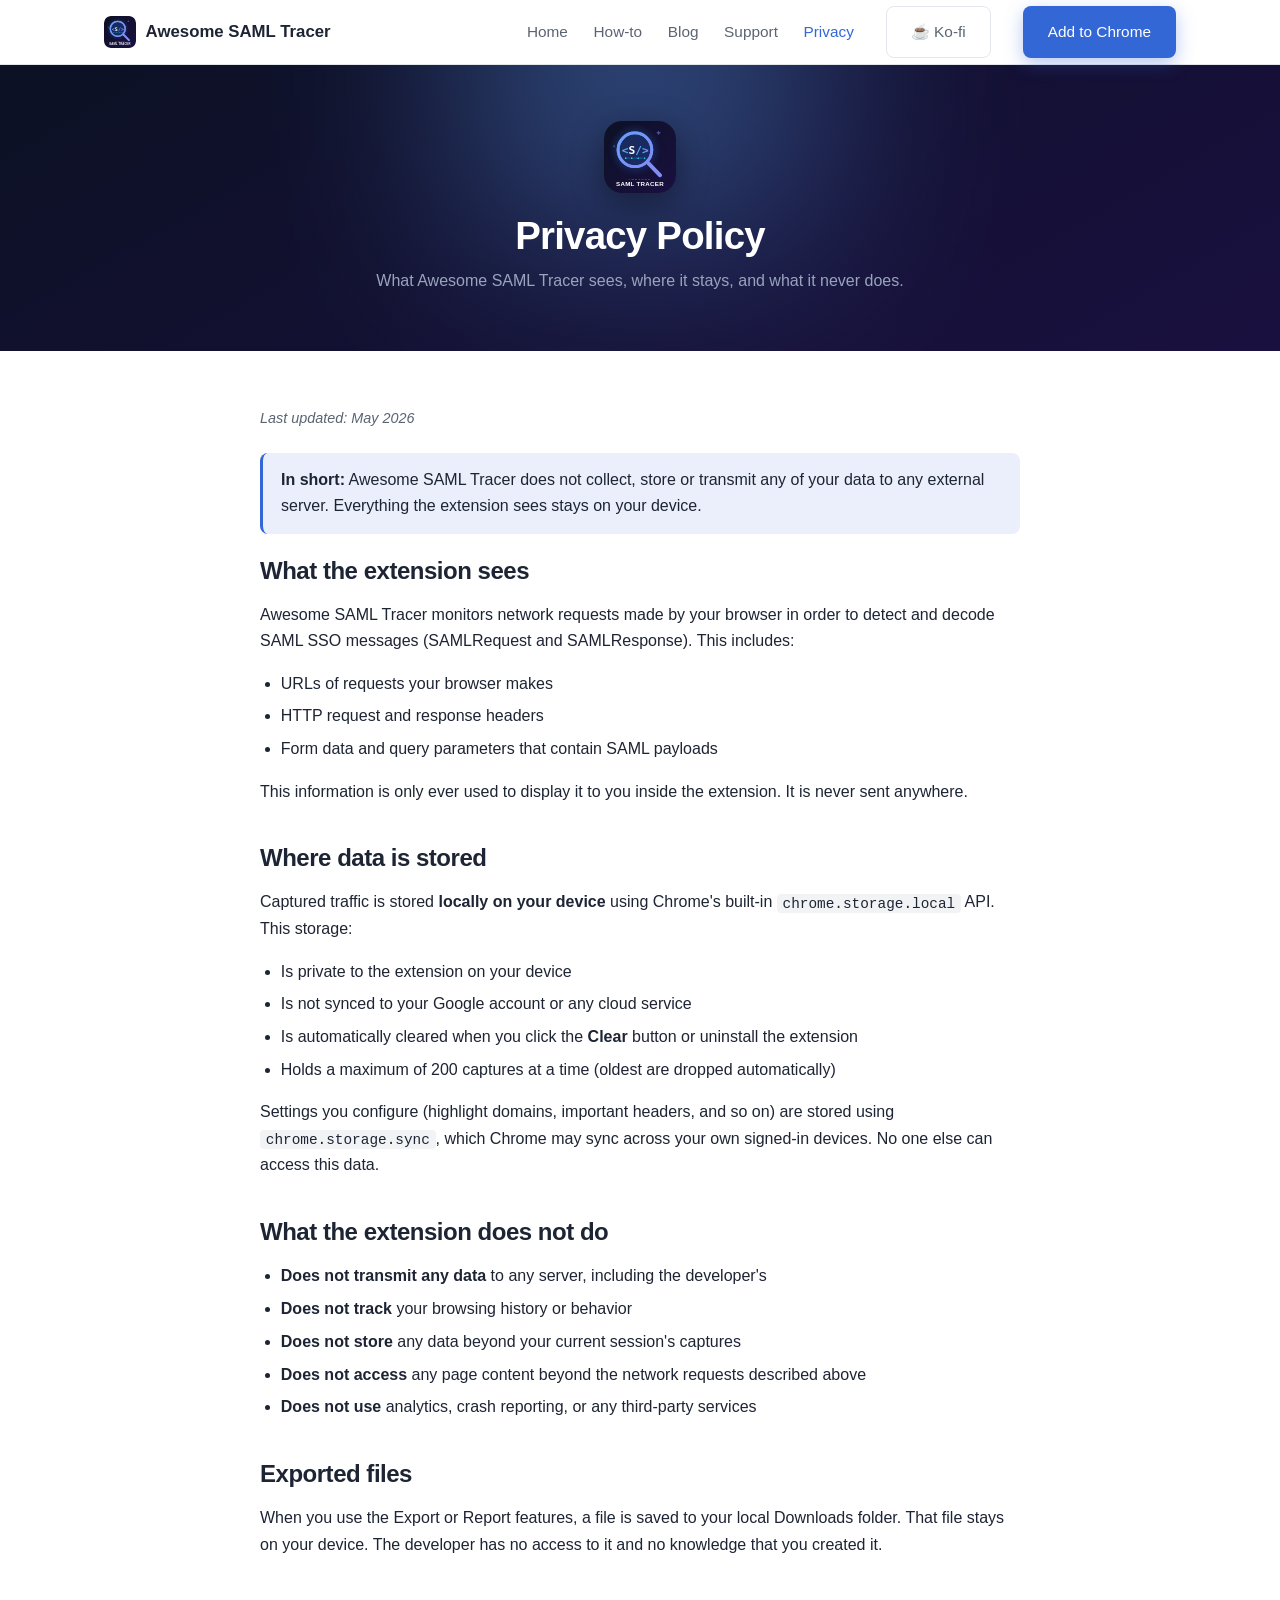
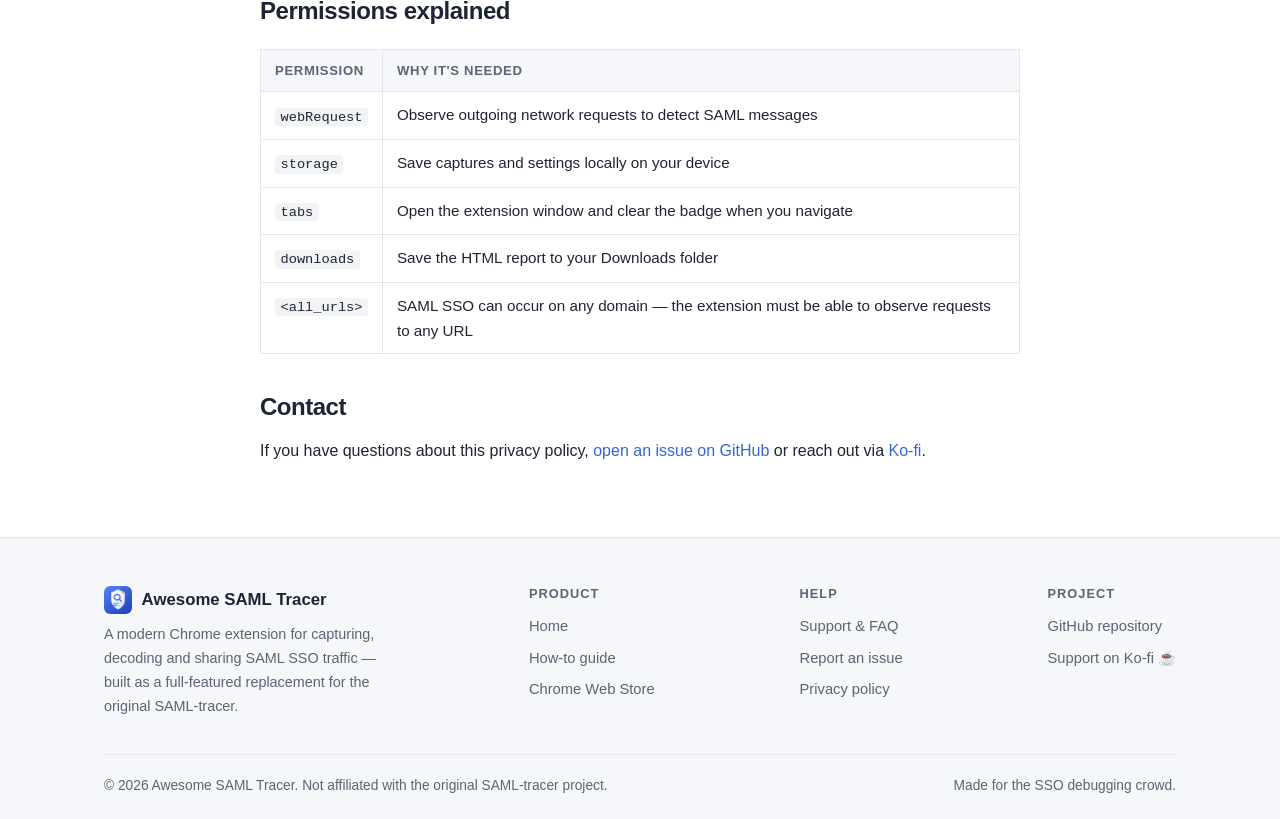
<file: awesome-saml-tracer-web/privacy.html>
<!doctype html>
<html lang="en">
<head>
  <meta charset="utf-8">
  <meta name="viewport" content="width=device-width, initial-scale=1">
  <title>Privacy Policy — Awesome SAML Tracer</title>
  <meta name="description" content="Privacy policy for Awesome SAML Tracer. The extension collects, stores and transmits nothing — all captured SAML traffic stays on your device.">
  <link rel="icon" type="image/svg+xml" href="assets/favicon.svg">
  <link rel="stylesheet" href="css/styles.css">
  <meta property="og:image" content="assets/awesome-saml-tracer-banner.png">
</head>
<body>

  <!-- ===== Header ===== -->
  <header class="site-header">
    <div class="container">
      <nav class="nav">
        <a class="brand" href="index.html">
          <img src="assets/logo.svg" alt="">
          <span>Awesome SAML Tracer</span>
        </a>
        <button class="nav-toggle" aria-label="Toggle menu" aria-expanded="false">☰</button>
        <div class="nav-links">
          <a href="index.html">Home</a>
          <a href="how-to.html">How-to</a>
          <a href="blog.html">Blog</a>
          <a href="support.html">Support</a>
          <a href="privacy.html" class="active">Privacy</a>
          <a class="btn btn-secondary nav-cta" href="https://ko-fi.com/samldev" target="_blank" rel="noopener">☕ Ko-fi</a>
          <a class="btn btn-primary nav-cta" href="https://chromewebstore.google.com/detail/pilkjgooejhajccieiebbihilnclbpej" target="_blank" rel="noopener">Add to Chrome</a>
        </div>
      </nav>
    </div>
  </header>

  <!-- ===== Page hero ===== -->
  <section class="page-hero">
    <div class="container">
      <img class="page-hero-icon" src="assets/logo.svg" alt="Awesome SAML Tracer">
      <h1>Privacy Policy</h1>
      <p>What Awesome SAML Tracer sees, where it stays, and what it never does.</p>
    </div>
  </section>

  <!-- ===== Prose ===== -->
  <div class="container">
    <article class="prose">
      <p class="updated">Last updated: May 2026</p>

      <div class="callout">
        <p><strong>In short:</strong> Awesome SAML Tracer does not collect, store or transmit any of your data to any external server. Everything the extension sees stays on your device.</p>
      </div>

      <h2>What the extension sees</h2>
      <p>Awesome SAML Tracer monitors network requests made by your browser in order to detect and decode SAML SSO messages (SAMLRequest and SAMLResponse). This includes:</p>
      <ul>
        <li>URLs of requests your browser makes</li>
        <li>HTTP request and response headers</li>
        <li>Form data and query parameters that contain SAML payloads</li>
      </ul>
      <p>This information is only ever used to display it to you inside the extension. It is never sent anywhere.</p>

      <h2>Where data is stored</h2>
      <p>Captured traffic is stored <strong>locally on your device</strong> using Chrome's built-in <code>chrome.storage.local</code> API. This storage:</p>
      <ul>
        <li>Is private to the extension on your device</li>
        <li>Is not synced to your Google account or any cloud service</li>
        <li>Is automatically cleared when you click the <strong>Clear</strong> button or uninstall the extension</li>
        <li>Holds a maximum of 200 captures at a time (oldest are dropped automatically)</li>
      </ul>
      <p>Settings you configure (highlight domains, important headers, and so on) are stored using <code>chrome.storage.sync</code>, which Chrome may sync across your own signed-in devices. No one else can access this data.</p>

      <h2>What the extension does not do</h2>
      <ul>
        <li><strong>Does not transmit any data</strong> to any server, including the developer's</li>
        <li><strong>Does not track</strong> your browsing history or behavior</li>
        <li><strong>Does not store</strong> any data beyond your current session's captures</li>
        <li><strong>Does not access</strong> any page content beyond the network requests described above</li>
        <li><strong>Does not use</strong> analytics, crash reporting, or any third-party services</li>
      </ul>

      <h2>Exported files</h2>
      <p>When you use the Export or Report features, a file is saved to your local Downloads folder. That file stays on your device. The developer has no access to it and no knowledge that you created it.</p>

      <h2>Permissions explained</h2>
      <table class="data-table">
        <thead>
          <tr><th>Permission</th><th>Why it's needed</th></tr>
        </thead>
        <tbody>
          <tr><td><code>webRequest</code></td><td>Observe outgoing network requests to detect SAML messages</td></tr>
          <tr><td><code>storage</code></td><td>Save captures and settings locally on your device</td></tr>
          <tr><td><code>tabs</code></td><td>Open the extension window and clear the badge when you navigate</td></tr>
          <tr><td><code>downloads</code></td><td>Save the HTML report to your Downloads folder</td></tr>
          <tr><td><code>&lt;all_urls&gt;</code></td><td>SAML SSO can occur on any domain — the extension must be able to observe requests to any URL</td></tr>
        </tbody>
      </table>

      <h2>Contact</h2>
      <p>If you have questions about this privacy policy, <a href="https://github.com/jsegers1974/awesome-saml-tracer/issues" target="_blank" rel="noopener">open an issue on GitHub</a> or reach out via <a href="https://ko-fi.com/samldev" target="_blank" rel="noopener">Ko-fi</a>.</p>
    </article>
  </div>

  <!-- ===== Footer ===== -->
  <footer class="site-footer">
    <div class="container">
      <div class="footer-grid">
        <div class="footer-brand">
          <a class="brand" href="index.html">
            <img src="assets/icon-128.png" alt="" style="width:28px;height:28px;border-radius:6px;">
            <span>Awesome SAML Tracer</span>
          </a>
          <p>A modern Chrome extension for capturing, decoding and sharing SAML SSO traffic — built as a full-featured replacement for the original SAML-tracer.</p>
        </div>
        <div class="footer-col">
          <h4>Product</h4>
          <a href="index.html">Home</a>
          <a href="how-to.html">How-to guide</a>
          <a href="https://chromewebstore.google.com/detail/pilkjgooejhajccieiebbihilnclbpej" target="_blank" rel="noopener">Chrome Web Store</a>
        </div>
        <div class="footer-col">
          <h4>Help</h4>
          <a href="support.html">Support &amp; FAQ</a>
          <a href="https://github.com/jsegers1974/awesome-saml-tracer/issues" target="_blank" rel="noopener">Report an issue</a>
          <a href="privacy.html">Privacy policy</a>
        </div>
        <div class="footer-col">
          <h4>Project</h4>
          <a href="https://github.com/jsegers1974/awesome-saml-tracer" target="_blank" rel="noopener">GitHub repository</a>
          <a href="https://ko-fi.com/samldev" target="_blank" rel="noopener">Support on Ko-fi ☕</a>
        </div>
      </div>
      <div class="footer-bottom">
        <span>&copy; <span data-year>2026</span> Awesome SAML Tracer. Not affiliated with the original SAML-tracer project.</span>
        <span>Made for the SSO debugging crowd.</span>
      </div>
    </div>
  </footer>

  <script src="js/main.js"></script>
</body>
</html>
</file>
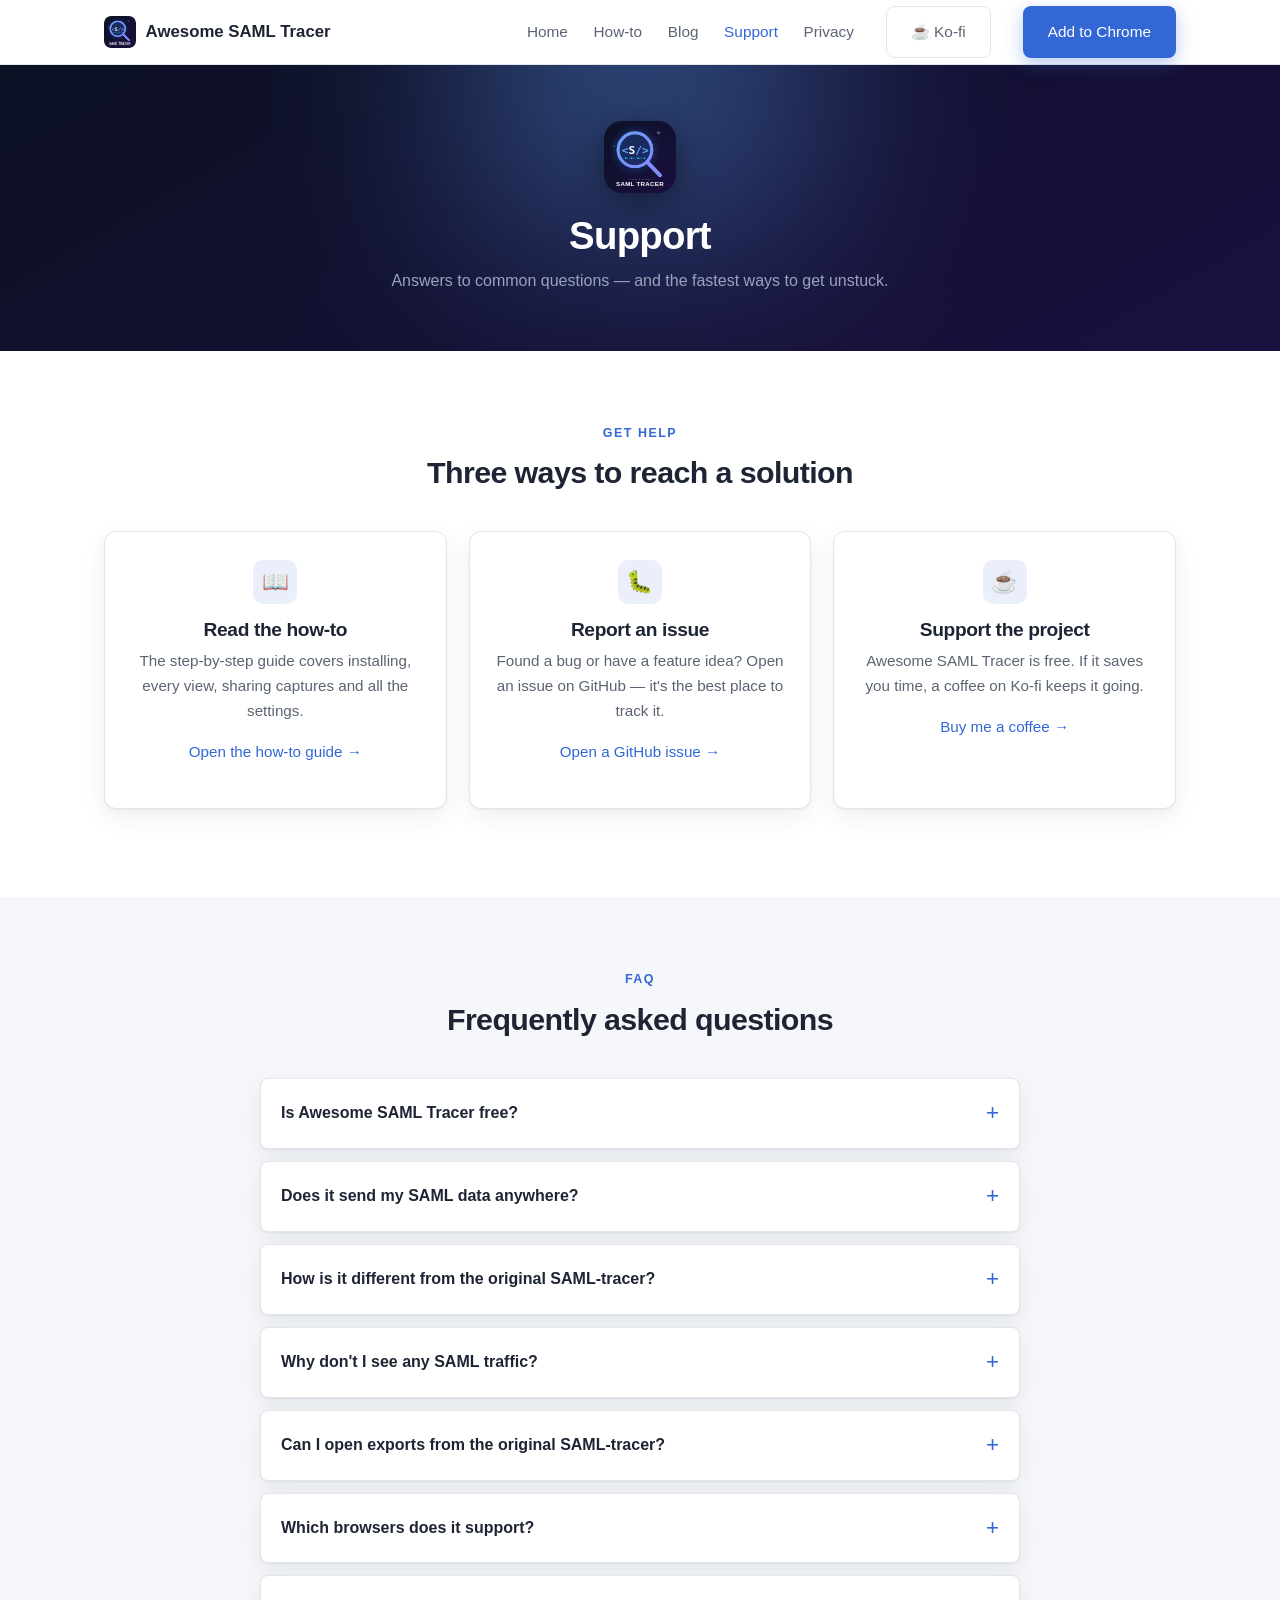
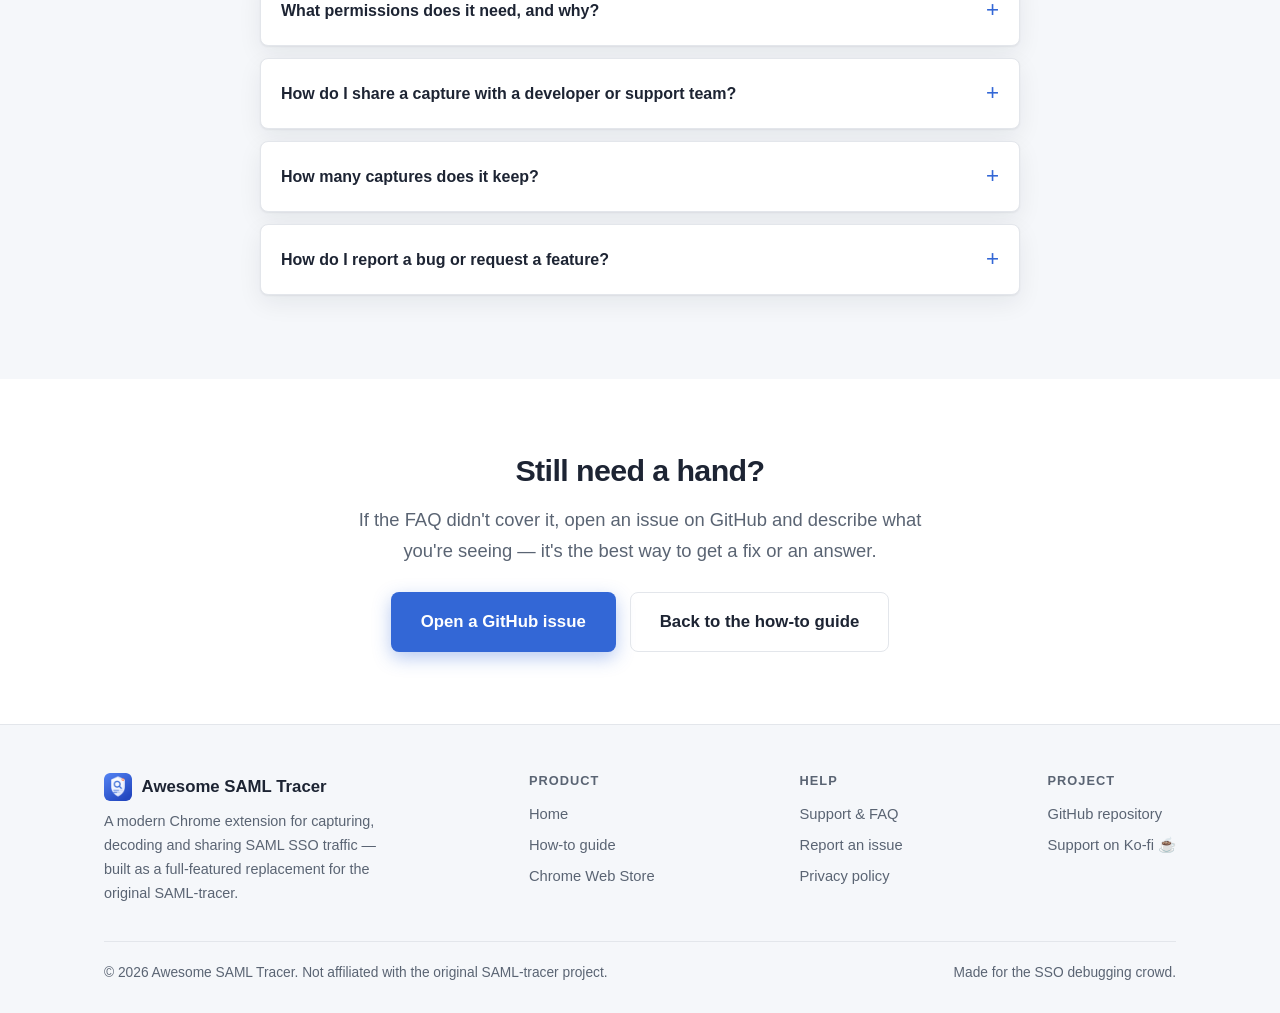
<file: awesome-saml-tracer-web/support.html>
<!doctype html>
<html lang="en">
<head>
  <meta charset="utf-8">
  <meta name="viewport" content="width=device-width, initial-scale=1">
  <title>Support &amp; FAQ — Awesome SAML Tracer</title>
  <meta name="description" content="Get help with Awesome SAML Tracer: frequently asked questions, troubleshooting tips, and how to report bugs or request features.">
  <link rel="icon" type="image/svg+xml" href="assets/favicon.svg">
  <link rel="stylesheet" href="css/styles.css">
  <meta property="og:image" content="assets/awesome-saml-tracer-banner.png">
</head>
<body>

  <!-- ===== Header ===== -->
  <header class="site-header">
    <div class="container">
      <nav class="nav">
        <a class="brand" href="index.html">
          <img src="assets/logo.svg" alt="">
          <span>Awesome SAML Tracer</span>
        </a>
        <button class="nav-toggle" aria-label="Toggle menu" aria-expanded="false">☰</button>
        <div class="nav-links">
          <a href="index.html">Home</a>
          <a href="how-to.html">How-to</a>
          <a href="blog.html">Blog</a>
          <a href="support.html" class="active">Support</a>
          <a href="privacy.html">Privacy</a>
          <a class="btn btn-secondary nav-cta" href="https://ko-fi.com/samldev" target="_blank" rel="noopener">☕ Ko-fi</a>
          <a class="btn btn-primary nav-cta" href="https://chromewebstore.google.com/detail/pilkjgooejhajccieiebbihilnclbpej" target="_blank" rel="noopener">Add to Chrome</a>
        </div>
      </nav>
    </div>
  </header>

  <!-- ===== Page hero ===== -->
  <section class="page-hero">
    <div class="container">
      <img class="page-hero-icon" src="assets/logo.svg" alt="Awesome SAML Tracer">
      <h1>Support</h1>
      <p>Answers to common questions — and the fastest ways to get unstuck.</p>
    </div>
  </section>

  <!-- ===== Get help ===== -->
  <section class="section">
    <div class="container">
      <div class="section-head center">
        <p class="eyebrow">Get help</p>
        <h2>Three ways to reach a solution</h2>
      </div>
      <div class="support-grid">
        <div class="support-card">
          <div class="card-icon">📖</div>
          <h3>Read the how-to</h3>
          <p>The step-by-step guide covers installing, every view, sharing captures and all the settings.</p>
          <p><a href="how-to.html">Open the how-to guide →</a></p>
        </div>
        <div class="support-card">
          <div class="card-icon">🐛</div>
          <h3>Report an issue</h3>
          <p>Found a bug or have a feature idea? Open an issue on GitHub — it's the best place to track it.</p>
          <p><a href="https://github.com/jsegers1974/awesome-saml-tracer/issues" target="_blank" rel="noopener">Open a GitHub issue →</a></p>
        </div>
        <div class="support-card">
          <div class="card-icon">☕</div>
          <h3>Support the project</h3>
          <p>Awesome SAML Tracer is free. If it saves you time, a coffee on Ko-fi keeps it going.</p>
          <p><a href="https://ko-fi.com/samldev" target="_blank" rel="noopener">Buy me a coffee →</a></p>
        </div>
      </div>
    </div>
  </section>

  <!-- ===== FAQ ===== -->
  <section class="section section-alt">
    <div class="container">
      <div class="section-head center">
        <p class="eyebrow">FAQ</p>
        <h2>Frequently asked questions</h2>
      </div>
      <div class="faq">

        <details>
          <summary>Is Awesome SAML Tracer free?</summary>
          <div class="faq-answer"><p>Yes. The extension is free to install and use from the Chrome Web Store. If it saves you time, you can optionally <a href="https://ko-fi.com/samldev" target="_blank" rel="noopener">support development on Ko-fi</a> — but that's entirely up to you.</p></div>
        </details>

        <details>
          <summary>Does it send my SAML data anywhere?</summary>
          <div class="faq-answer"><p>No. Everything the extension captures stays on your device. It uses Chrome's local storage APIs and never transmits data to any server — including the developer's. There's no analytics and no third-party services. See the <a href="privacy.html">privacy policy</a> for the full detail.</p></div>
        </details>

        <details>
          <summary>How is it different from the original SAML-tracer?</summary>
          <div class="faq-answer"><p>Awesome SAML Tracer is a modern, Manifest V3 rebuild. On top of decoding SAML messages, it adds a friendly-name attribute table, a built-in JWT decoder, self-contained HTML reports, an errors-only view, domain highlighting and pinned headers. It reads and writes the same JSON export format, so captures move freely between the two tools.</p></div>
        </details>

        <details>
          <summary>Why don't I see any SAML traffic?</summary>
          <div class="faq-answer">
            <p>A few things to check:</p>
            <ul>
              <li>The extension captures in real time — it can't see requests that happened <em>before</em> it was installed or before the window was open. Trigger the SSO login again with the extension running.</li>
              <li>Make sure the tab performing the login is active.</li>
              <li>If you're on the SAML view and expect non-SAML requests, switch to the <strong>All Traffic</strong> view.</li>
              <li>Check that capture isn't paused — the pause/resume button should show the <strong>Pause</strong> icon (two bars), not the <strong>Resume</strong> (play) icon.</li>
            </ul>
          </div>
        </details>

        <details>
          <summary>Can I open exports from the original SAML-tracer?</summary>
          <div class="faq-answer"><p>Yes. Awesome SAML Tracer imports and exports the same JSON format as the original SAML-tracer. Use the <strong>Import</strong> button or drag-and-drop a <code>.json</code> file anywhere onto the window. Files exported from Awesome SAML Tracer also open in the original extension.</p></div>
        </details>

        <details>
          <summary>Which browsers does it support?</summary>
          <div class="faq-answer"><p>Chrome 111+ and Microsoft Edge 111+. It also runs on other Chromium-based browsers (Brave, Arc, etc.) that support Manifest V3 extensions. Edge users can install directly from the <a href="https://chromewebstore.google.com/detail/pilkjgooejhajccieiebbihilnclbpej" target="_blank" rel="noopener">Chrome Web Store</a> — Edge supports Chrome extensions natively.</p></div>
        </details>

        <details>
          <summary>What permissions does it need, and why?</summary>
          <div class="faq-answer">
            <p>The extension requests only what it needs to observe SAML traffic locally:</p>
            <ul>
              <li><code>webRequest</code> — to observe network requests and detect SAML messages</li>
              <li><code>storage</code> — to save captures and settings locally on your device</li>
              <li><code>tabs</code> — to open the extension window and manage its badge</li>
              <li><code>downloads</code> — to save HTML reports to your Downloads folder</li>
              <li><code>&lt;all_urls&gt;</code> — SAML SSO can occur on any domain, so it must observe requests to any URL</li>
            </ul>
            <p>Full detail is in the <a href="privacy.html">privacy policy</a>.</p>
          </div>
        </details>

        <details>
          <summary>How do I share a capture with a developer or support team?</summary>
          <div class="faq-answer">
            <p>You have three options:</p>
            <ul>
              <li><strong>HTML report</strong> — a self-contained file saved to Downloads that opens in any browser, no internet needed.</li>
              <li><strong>Copy</strong> — select an entry and click Copy in the detail pane to grab it as formatted plain text for chat or email.</li>
              <li><strong>Export</strong> — a JSON file the recipient can re-open in either SAML tracer extension.</li>
            </ul>
          </div>
        </details>

        <details>
          <summary>How many captures does it keep?</summary>
          <div class="faq-answer"><p>Up to 200 captures at a time. When that limit is reached, the oldest entries are dropped automatically. You can clear everything at any time with the <strong>Clear</strong> button.</p></div>
        </details>

        <details>
          <summary>How do I report a bug or request a feature?</summary>
          <div class="faq-answer"><p>Open an issue on the <a href="https://github.com/jsegers1974/awesome-saml-tracer/issues" target="_blank" rel="noopener">GitHub issue tracker</a>. Including your Chrome version and, where possible, an exported JSON capture or HTML report makes bugs much faster to reproduce and fix.</p></div>
        </details>

      </div>
    </div>
  </section>

  <!-- ===== Still need help ===== -->
  <section class="section cta-final">
    <div class="container">
      <h2>Still need a hand?</h2>
      <p class="lead" style="margin:0 auto;">If the FAQ didn't cover it, open an issue on GitHub and describe what you're seeing — it's the best way to get a fix or an answer.</p>
      <div class="hero-actions">
        <a class="btn btn-primary btn-lg" href="https://github.com/jsegers1974/awesome-saml-tracer/issues" target="_blank" rel="noopener">Open a GitHub issue</a>
        <a class="btn btn-secondary btn-lg" href="how-to.html">Back to the how-to guide</a>
      </div>
    </div>
  </section>

  <!-- ===== Footer ===== -->
  <footer class="site-footer">
    <div class="container">
      <div class="footer-grid">
        <div class="footer-brand">
          <a class="brand" href="index.html">
            <img src="assets/icon-128.png" alt="" style="width:28px;height:28px;border-radius:6px;">
            <span>Awesome SAML Tracer</span>
          </a>
          <p>A modern Chrome extension for capturing, decoding and sharing SAML SSO traffic — built as a full-featured replacement for the original SAML-tracer.</p>
        </div>
        <div class="footer-col">
          <h4>Product</h4>
          <a href="index.html">Home</a>
          <a href="how-to.html">How-to guide</a>
          <a href="https://chromewebstore.google.com/detail/pilkjgooejhajccieiebbihilnclbpej" target="_blank" rel="noopener">Chrome Web Store</a>
        </div>
        <div class="footer-col">
          <h4>Help</h4>
          <a href="support.html">Support &amp; FAQ</a>
          <a href="https://github.com/jsegers1974/awesome-saml-tracer/issues" target="_blank" rel="noopener">Report an issue</a>
          <a href="privacy.html">Privacy policy</a>
        </div>
        <div class="footer-col">
          <h4>Project</h4>
          <a href="https://github.com/jsegers1974/awesome-saml-tracer" target="_blank" rel="noopener">GitHub repository</a>
          <a href="https://ko-fi.com/samldev" target="_blank" rel="noopener">Support on Ko-fi ☕</a>
        </div>
      </div>
      <div class="footer-bottom">
        <span>&copy; <span data-year>2026</span> Awesome SAML Tracer. Not affiliated with the original SAML-tracer project.</span>
        <span>Made for the SSO debugging crowd.</span>
      </div>
    </div>
  </footer>

  <script src="js/main.js"></script>
</body>
</html>
</file>
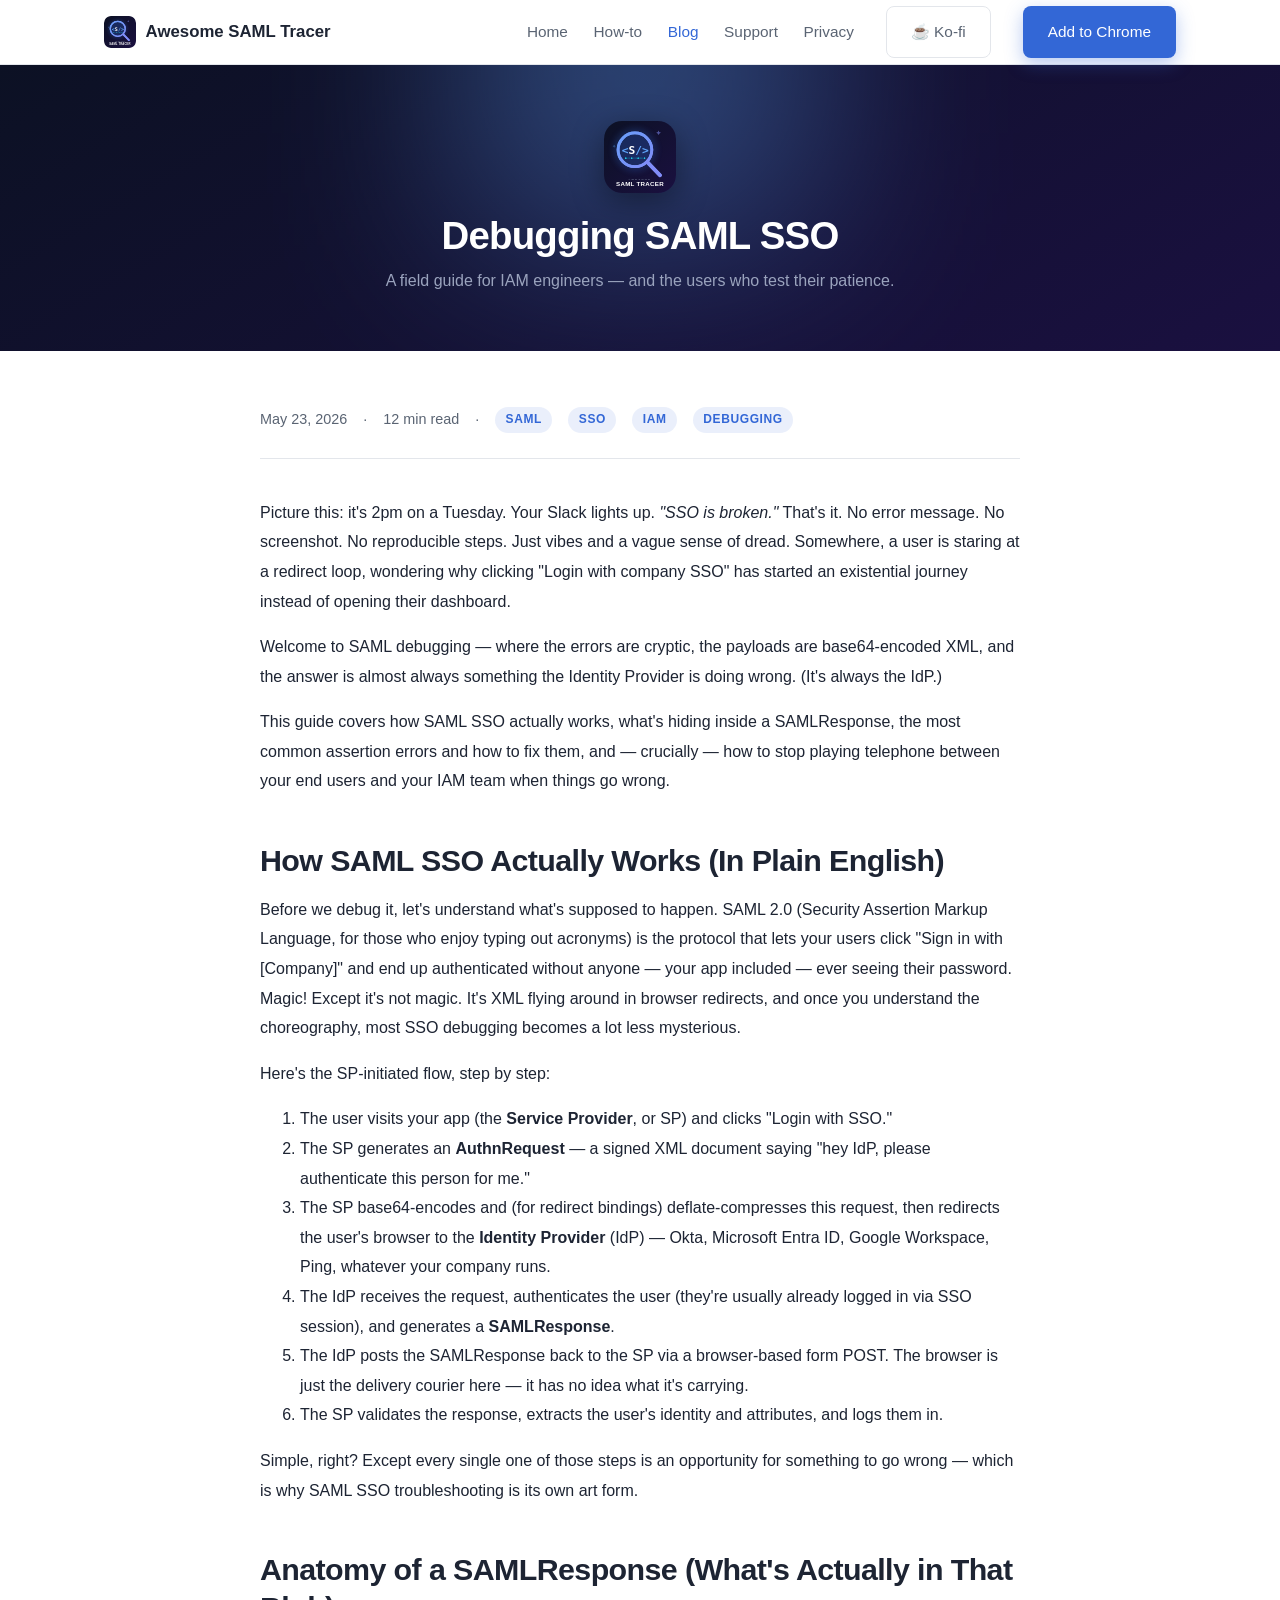
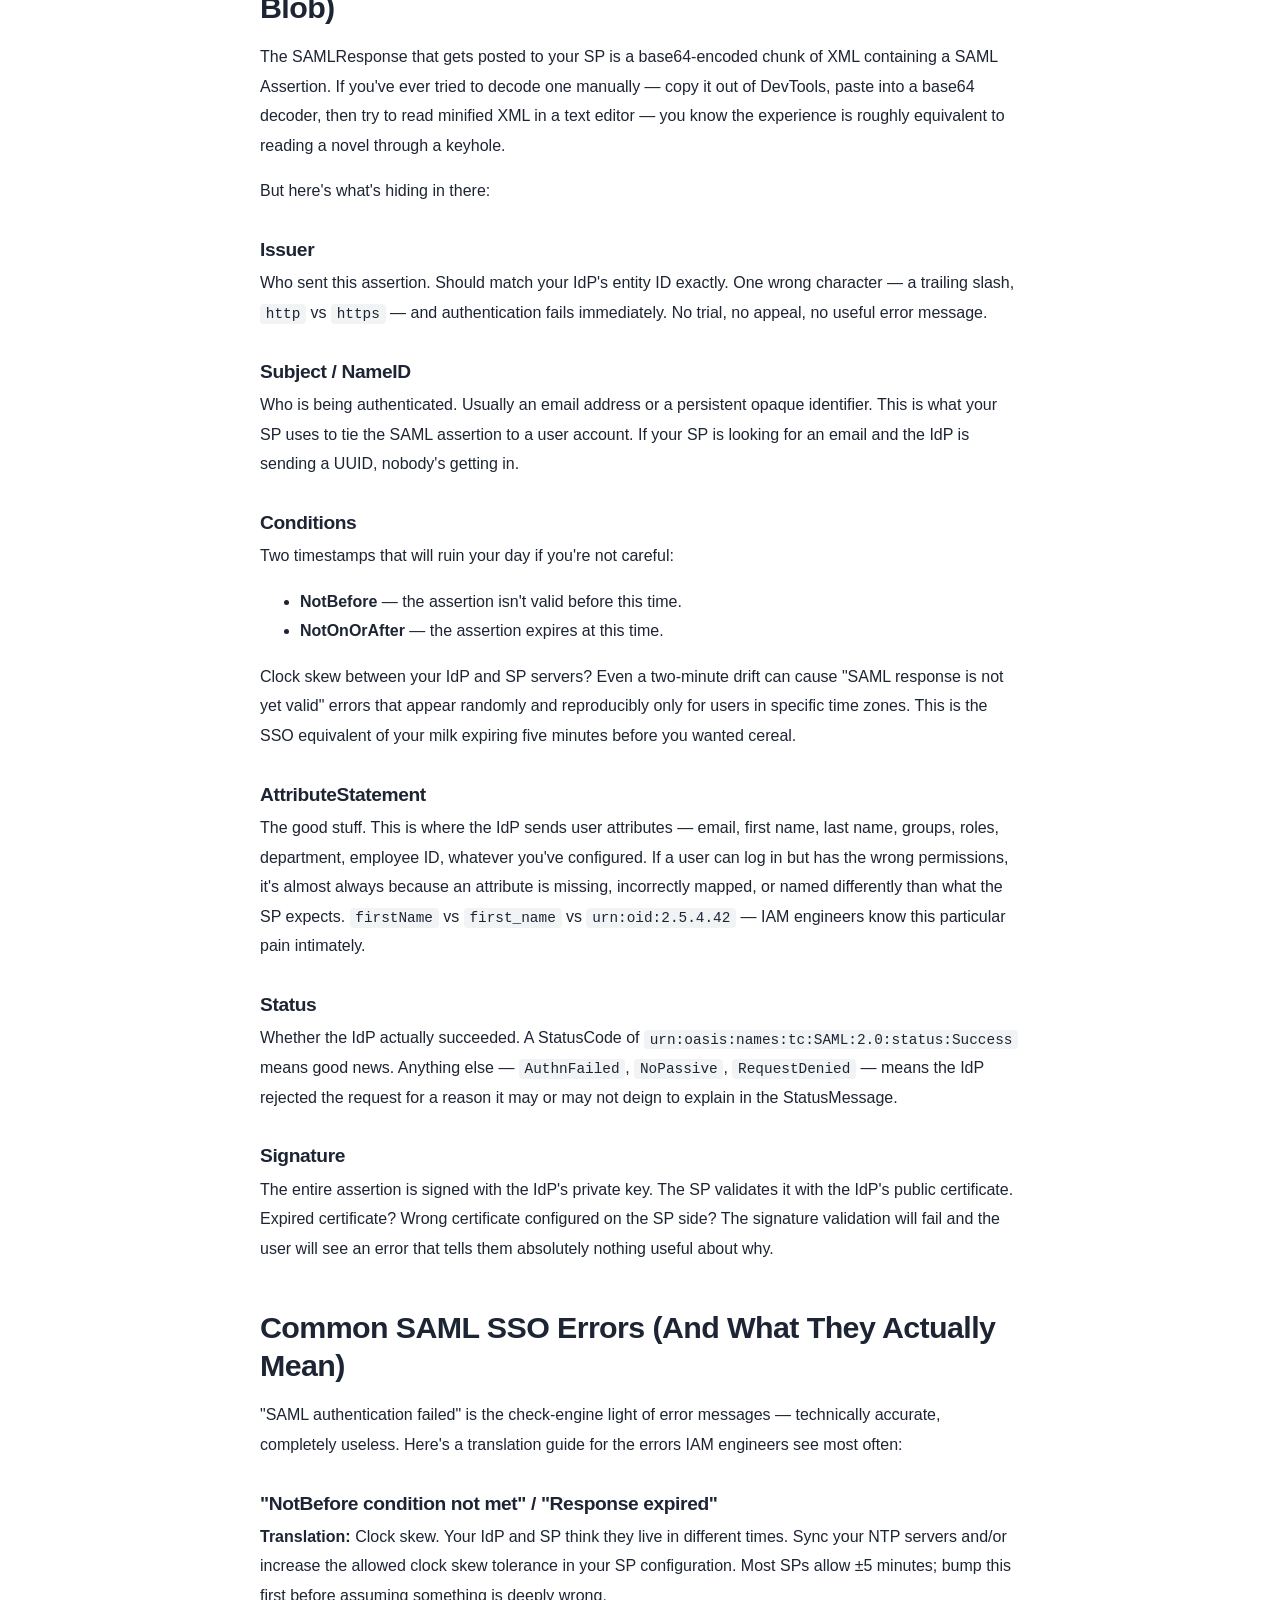
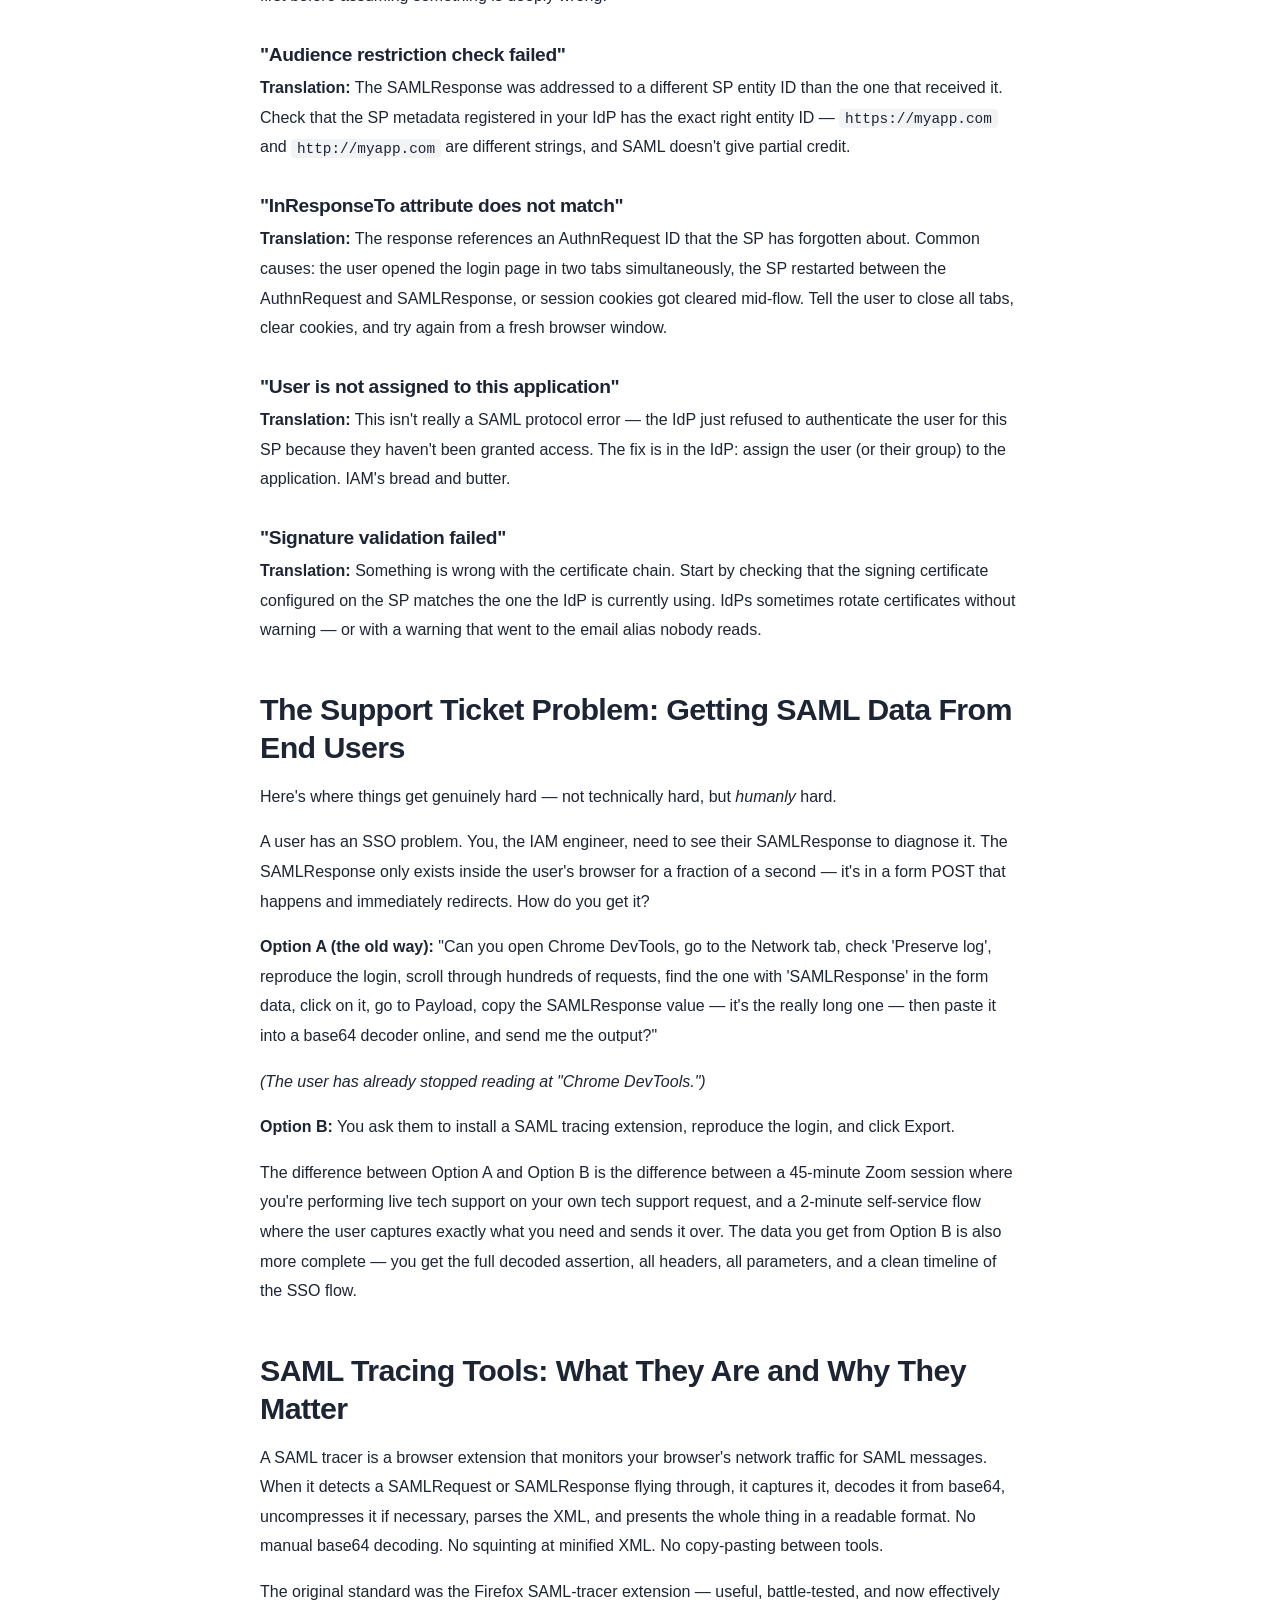
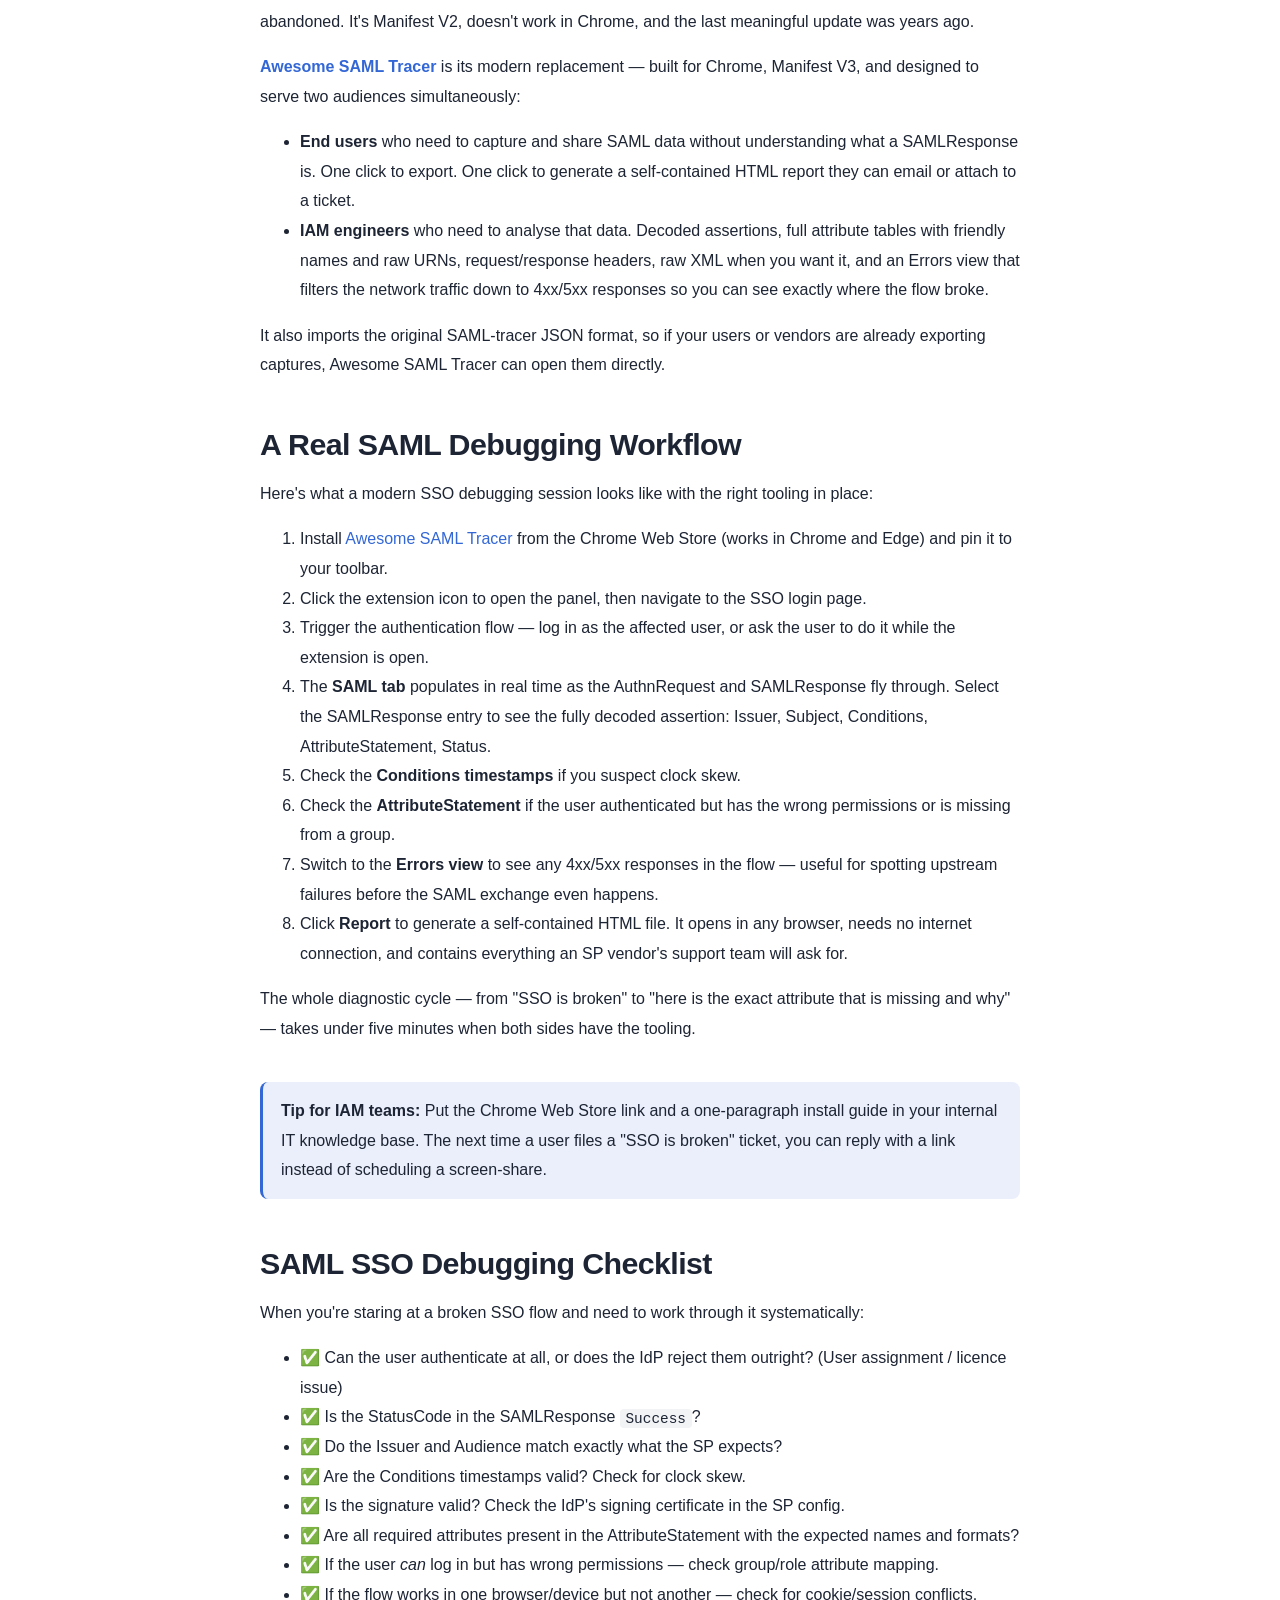
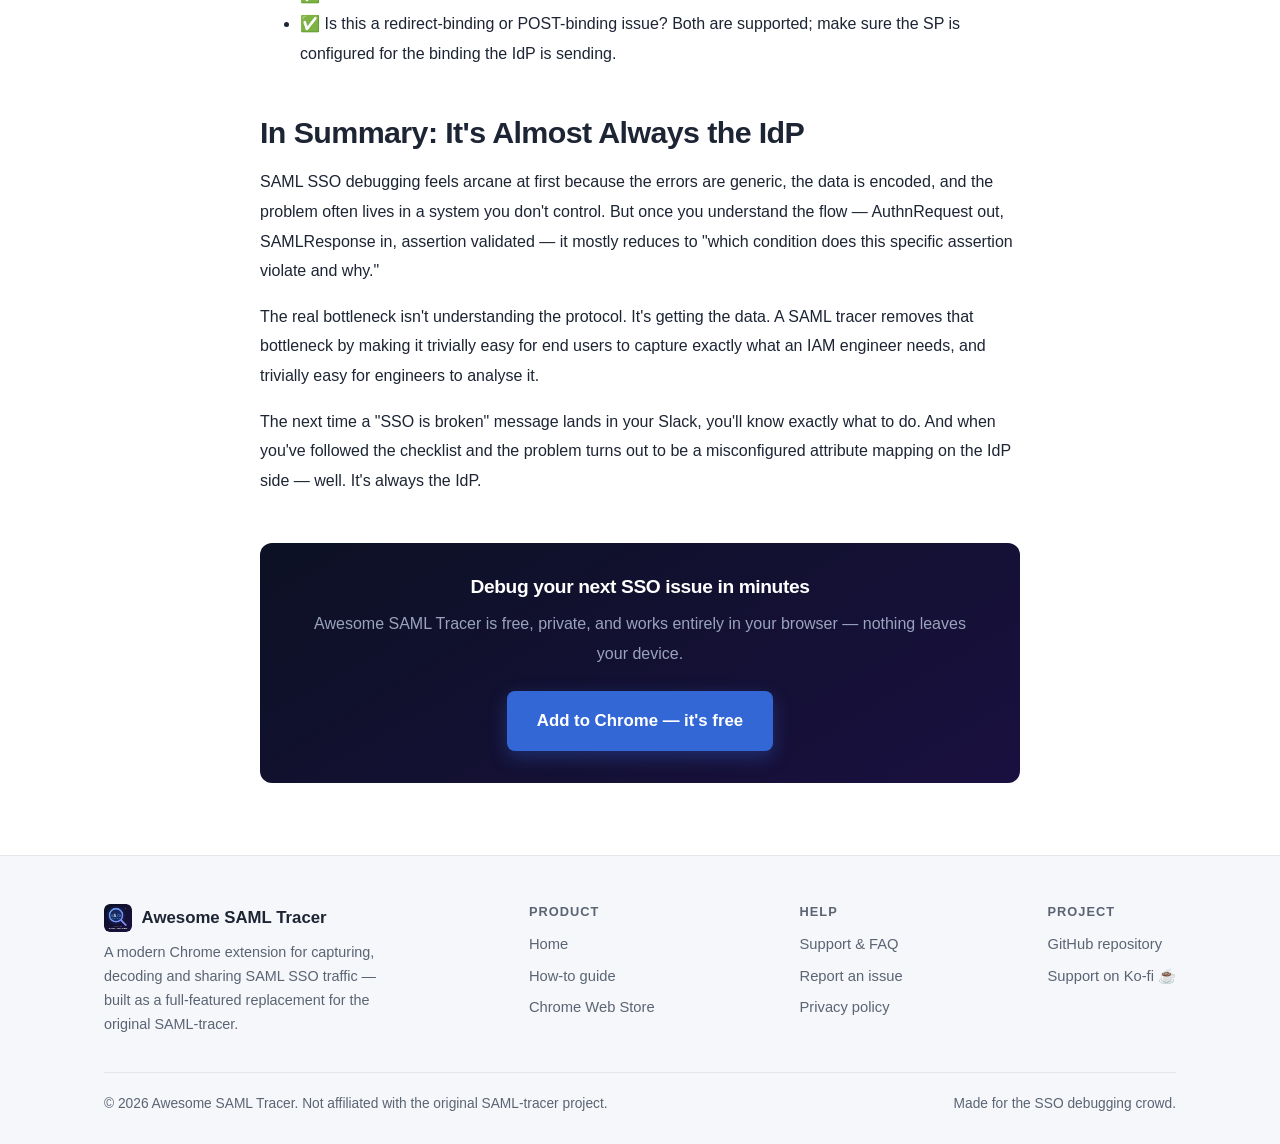
<file: awesome-saml-tracer-web/blog/debugging-saml-sso.html>
<!doctype html>
<html lang="en">
<head>
  <meta charset="utf-8">
  <meta name="viewport" content="width=device-width, initial-scale=1">
  <title>Debugging SAML SSO: A Field Guide for IAM Engineers (and the Users Who Test Their Patience) | Awesome SAML Tracer</title>
  <meta name="description" content="SAML SSO broken again? Learn how to decode SAMLResponse payloads, diagnose assertion errors, trace the full SSO flow, and get the data you need — without a 45-minute Zoom call.">
  <link rel="canonical" href="https://awesome-saml-tracer-web.pages.dev/blog/debugging-saml-sso.html">
  <link rel="icon" type="image/svg+xml" href="../assets/favicon.svg">
  <link rel="stylesheet" href="../css/styles.css">
  <meta property="og:title" content="Debugging SAML SSO: A Field Guide for IAM Engineers">
  <meta property="og:description" content="SAML SSO broken again? Learn how to decode SAMLResponse payloads, diagnose assertion errors, and get the data you need — without a 45-minute Zoom call.">
  <meta property="og:type" content="article">
  <meta property="og:image" content="../assets/awesome-saml-tracer-banner.png">
  <meta property="article:published_time" content="2026-05-23">
</head>
<body>

  <!-- ===== Header ===== -->
  <header class="site-header">
    <div class="container">
      <nav class="nav">
        <a class="brand" href="../index.html">
          <img src="../assets/logo.svg" alt="">
          <span>Awesome SAML Tracer</span>
        </a>
        <button class="nav-toggle" aria-label="Toggle menu" aria-expanded="false">☰</button>
        <div class="nav-links">
          <a href="../index.html">Home</a>
          <a href="../how-to.html">How-to</a>
          <a href="../blog.html" class="active">Blog</a>
          <a href="../support.html">Support</a>
          <a href="../privacy.html">Privacy</a>
          <a class="btn btn-secondary nav-cta" href="https://ko-fi.com/samldev" target="_blank" rel="noopener">☕ Ko-fi</a>
          <a class="btn btn-primary nav-cta" href="https://chromewebstore.google.com/detail/pilkjgooejhajccieiebbihilnclbpej" target="_blank" rel="noopener">Add to Chrome</a>
        </div>
      </nav>
    </div>
  </header>

  <!-- ===== Page hero ===== -->
  <section class="page-hero">
    <div class="container">
      <img class="page-hero-icon" src="../assets/logo.svg" alt="Awesome SAML Tracer">
      <h1>Debugging SAML SSO</h1>
      <p>A field guide for IAM engineers — and the users who test their patience.</p>
    </div>
  </section>

  <!-- ===== Post ===== -->
  <div class="container">
    <article class="blog-post">

      <div class="post-meta">
        <time datetime="2026-05-23">May 23, 2026</time>
        <span>·</span>
        <span>12 min read</span>
        <span>·</span>
        <span class="post-tag">SAML</span>
        <span class="post-tag">SSO</span>
        <span class="post-tag">IAM</span>
        <span class="post-tag">Debugging</span>
      </div>

      <p>Picture this: it's 2pm on a Tuesday. Your Slack lights up. <em>"SSO is broken."</em> That's it. No error message. No screenshot. No reproducible steps. Just vibes and a vague sense of dread. Somewhere, a user is staring at a redirect loop, wondering why clicking "Login with company SSO" has started an existential journey instead of opening their dashboard.</p>

      <p>Welcome to SAML debugging — where the errors are cryptic, the payloads are base64-encoded XML, and the answer is almost always something the Identity Provider is doing wrong. (It's always the IdP.)</p>

      <p>This guide covers how SAML SSO actually works, what's hiding inside a SAMLResponse, the most common assertion errors and how to fix them, and — crucially — how to stop playing telephone between your end users and your IAM team when things go wrong.</p>

      <h2 id="how-saml-works">How SAML SSO Actually Works (In Plain English)</h2>

      <p>Before we debug it, let's understand what's supposed to happen. SAML 2.0 (Security Assertion Markup Language, for those who enjoy typing out acronyms) is the protocol that lets your users click "Sign in with [Company]" and end up authenticated without anyone — your app included — ever seeing their password. Magic! Except it's not magic. It's XML flying around in browser redirects, and once you understand the choreography, most SSO debugging becomes a lot less mysterious.</p>

      <p>Here's the SP-initiated flow, step by step:</p>

      <ol>
        <li>The user visits your app (the <strong>Service Provider</strong>, or SP) and clicks "Login with SSO."</li>
        <li>The SP generates an <strong>AuthnRequest</strong> — a signed XML document saying "hey IdP, please authenticate this person for me."</li>
        <li>The SP base64-encodes and (for redirect bindings) deflate-compresses this request, then redirects the user's browser to the <strong>Identity Provider</strong> (IdP) — Okta, Microsoft Entra ID, Google Workspace, Ping, whatever your company runs.</li>
        <li>The IdP receives the request, authenticates the user (they're usually already logged in via SSO session), and generates a <strong>SAMLResponse</strong>.</li>
        <li>The IdP posts the SAMLResponse back to the SP via a browser-based form POST. The browser is just the delivery courier here — it has no idea what it's carrying.</li>
        <li>The SP validates the response, extracts the user's identity and attributes, and logs them in.</li>
      </ol>

      <p>Simple, right? Except every single one of those steps is an opportunity for something to go wrong — which is why SAML SSO troubleshooting is its own art form.</p>

      <h2 id="anatomy">Anatomy of a SAMLResponse (What's Actually in That Blob)</h2>

      <p>The SAMLResponse that gets posted to your SP is a base64-encoded chunk of XML containing a SAML Assertion. If you've ever tried to decode one manually — copy it out of DevTools, paste into a base64 decoder, then try to read minified XML in a text editor — you know the experience is roughly equivalent to reading a novel through a keyhole.</p>

      <p>But here's what's hiding in there:</p>

      <h3>Issuer</h3>
      <p>Who sent this assertion. Should match your IdP's entity ID exactly. One wrong character — a trailing slash, <code>http</code> vs <code>https</code> — and authentication fails immediately. No trial, no appeal, no useful error message.</p>

      <h3>Subject / NameID</h3>
      <p>Who is being authenticated. Usually an email address or a persistent opaque identifier. This is what your SP uses to tie the SAML assertion to a user account. If your SP is looking for an email and the IdP is sending a UUID, nobody's getting in.</p>

      <h3>Conditions</h3>
      <p>Two timestamps that will ruin your day if you're not careful:</p>
      <ul>
        <li><strong>NotBefore</strong> — the assertion isn't valid before this time.</li>
        <li><strong>NotOnOrAfter</strong> — the assertion expires at this time.</li>
      </ul>
      <p>Clock skew between your IdP and SP servers? Even a two-minute drift can cause "SAML response is not yet valid" errors that appear randomly and reproducibly only for users in specific time zones. This is the SSO equivalent of your milk expiring five minutes before you wanted cereal.</p>

      <h3>AttributeStatement</h3>
      <p>The good stuff. This is where the IdP sends user attributes — email, first name, last name, groups, roles, department, employee ID, whatever you've configured. If a user can log in but has the wrong permissions, it's almost always because an attribute is missing, incorrectly mapped, or named differently than what the SP expects. <code>firstName</code> vs <code>first_name</code> vs <code>urn:oid:2.5.4.42</code> — IAM engineers know this particular pain intimately.</p>

      <h3>Status</h3>
      <p>Whether the IdP actually succeeded. A StatusCode of <code>urn:oasis:names:tc:SAML:2.0:status:Success</code> means good news. Anything else — <code>AuthnFailed</code>, <code>NoPassive</code>, <code>RequestDenied</code> — means the IdP rejected the request for a reason it may or may not deign to explain in the StatusMessage.</p>

      <h3>Signature</h3>
      <p>The entire assertion is signed with the IdP's private key. The SP validates it with the IdP's public certificate. Expired certificate? Wrong certificate configured on the SP side? The signature validation will fail and the user will see an error that tells them absolutely nothing useful about why.</p>

      <h2 id="common-errors">Common SAML SSO Errors (And What They Actually Mean)</h2>

      <p>"SAML authentication failed" is the check-engine light of error messages — technically accurate, completely useless. Here's a translation guide for the errors IAM engineers see most often:</p>

      <h3>"NotBefore condition not met" / "Response expired"</h3>
      <p><strong>Translation:</strong> Clock skew. Your IdP and SP think they live in different times. Sync your NTP servers and/or increase the allowed clock skew tolerance in your SP configuration. Most SPs allow ±5 minutes; bump this first before assuming something is deeply wrong.</p>

      <h3>"Audience restriction check failed"</h3>
      <p><strong>Translation:</strong> The SAMLResponse was addressed to a different SP entity ID than the one that received it. Check that the SP metadata registered in your IdP has the exact right entity ID — <code>https://myapp.com</code> and <code>http://myapp.com</code> are different strings, and SAML doesn't give partial credit.</p>

      <h3>"InResponseTo attribute does not match"</h3>
      <p><strong>Translation:</strong> The response references an AuthnRequest ID that the SP has forgotten about. Common causes: the user opened the login page in two tabs simultaneously, the SP restarted between the AuthnRequest and SAMLResponse, or session cookies got cleared mid-flow. Tell the user to close all tabs, clear cookies, and try again from a fresh browser window.</p>

      <h3>"User is not assigned to this application"</h3>
      <p><strong>Translation:</strong> This isn't really a SAML protocol error — the IdP just refused to authenticate the user for this SP because they haven't been granted access. The fix is in the IdP: assign the user (or their group) to the application. IAM's bread and butter.</p>

      <h3>"Signature validation failed"</h3>
      <p><strong>Translation:</strong> Something is wrong with the certificate chain. Start by checking that the signing certificate configured on the SP matches the one the IdP is currently using. IdPs sometimes rotate certificates without warning — or with a warning that went to the email alias nobody reads.</p>

      <h2 id="support-problem">The Support Ticket Problem: Getting SAML Data From End Users</h2>

      <p>Here's where things get genuinely hard — not technically hard, but <em>humanly</em> hard.</p>

      <p>A user has an SSO problem. You, the IAM engineer, need to see their SAMLResponse to diagnose it. The SAMLResponse only exists inside the user's browser for a fraction of a second — it's in a form POST that happens and immediately redirects. How do you get it?</p>

      <p><strong>Option A (the old way):</strong> "Can you open Chrome DevTools, go to the Network tab, check 'Preserve log', reproduce the login, scroll through hundreds of requests, find the one with 'SAMLResponse' in the form data, click on it, go to Payload, copy the SAMLResponse value — it's the really long one — then paste it into a base64 decoder online, and send me the output?"</p>

      <p><em>(The user has already stopped reading at "Chrome DevTools.")</em></p>

      <p><strong>Option B:</strong> You ask them to install a SAML tracing extension, reproduce the login, and click Export.</p>

      <p>The difference between Option A and Option B is the difference between a 45-minute Zoom session where you're performing live tech support on your own tech support request, and a 2-minute self-service flow where the user captures exactly what you need and sends it over. The data you get from Option B is also more complete — you get the full decoded assertion, all headers, all parameters, and a clean timeline of the SSO flow.</p>

      <h2 id="saml-tracing">SAML Tracing Tools: What They Are and Why They Matter</h2>

      <p>A SAML tracer is a browser extension that monitors your browser's network traffic for SAML messages. When it detects a SAMLRequest or SAMLResponse flying through, it captures it, decodes it from base64, uncompresses it if necessary, parses the XML, and presents the whole thing in a readable format. No manual base64 decoding. No squinting at minified XML. No copy-pasting between tools.</p>

      <p>The original standard was the Firefox SAML-tracer extension — useful, battle-tested, and now effectively abandoned. It's Manifest V2, doesn't work in Chrome, and the last meaningful update was years ago.</p>

      <p><strong><a href="https://chromewebstore.google.com/detail/pilkjgooejhajccieiebbihilnclbpej" target="_blank" rel="noopener">Awesome SAML Tracer</a></strong> is its modern replacement — built for Chrome, Manifest V3, and designed to serve two audiences simultaneously:</p>

      <ul>
        <li><strong>End users</strong> who need to capture and share SAML data without understanding what a SAMLResponse is. One click to export. One click to generate a self-contained HTML report they can email or attach to a ticket.</li>
        <li><strong>IAM engineers</strong> who need to analyse that data. Decoded assertions, full attribute tables with friendly names and raw URNs, request/response headers, raw XML when you want it, and an Errors view that filters the network traffic down to 4xx/5xx responses so you can see exactly where the flow broke.</li>
      </ul>

      <p>It also imports the original SAML-tracer JSON format, so if your users or vendors are already exporting captures, Awesome SAML Tracer can open them directly.</p>

      <h2 id="workflow">A Real SAML Debugging Workflow</h2>

      <p>Here's what a modern SSO debugging session looks like with the right tooling in place:</p>

      <ol>
        <li>Install <a href="https://chromewebstore.google.com/detail/pilkjgooejhajccieiebbihilnclbpej" target="_blank" rel="noopener">Awesome SAML Tracer</a> from the Chrome Web Store (works in Chrome and Edge) and pin it to your toolbar.</li>
        <li>Click the extension icon to open the panel, then navigate to the SSO login page.</li>
        <li>Trigger the authentication flow — log in as the affected user, or ask the user to do it while the extension is open.</li>
        <li>The <strong>SAML tab</strong> populates in real time as the AuthnRequest and SAMLResponse fly through. Select the SAMLResponse entry to see the fully decoded assertion: Issuer, Subject, Conditions, AttributeStatement, Status.</li>
        <li>Check the <strong>Conditions timestamps</strong> if you suspect clock skew.</li>
        <li>Check the <strong>AttributeStatement</strong> if the user authenticated but has the wrong permissions or is missing from a group.</li>
        <li>Switch to the <strong>Errors view</strong> to see any 4xx/5xx responses in the flow — useful for spotting upstream failures before the SAML exchange even happens.</li>
        <li>Click <strong>Report</strong> to generate a self-contained HTML file. It opens in any browser, needs no internet connection, and contains everything an SP vendor's support team will ask for.</li>
      </ol>

      <p>The whole diagnostic cycle — from "SSO is broken" to "here is the exact attribute that is missing and why" — takes under five minutes when both sides have the tooling.</p>

      <div class="callout">
        <p><strong>Tip for IAM teams:</strong> Put the Chrome Web Store link and a one-paragraph install guide in your internal IT knowledge base. The next time a user files a "SSO is broken" ticket, you can reply with a link instead of scheduling a screen-share.</p>
      </div>

      <h2 id="checklist">SAML SSO Debugging Checklist</h2>

      <p>When you're staring at a broken SSO flow and need to work through it systematically:</p>

      <ul>
        <li>✅ Can the user authenticate at all, or does the IdP reject them outright? (User assignment / licence issue)</li>
        <li>✅ Is the StatusCode in the SAMLResponse <code>Success</code>?</li>
        <li>✅ Do the Issuer and Audience match exactly what the SP expects?</li>
        <li>✅ Are the Conditions timestamps valid? Check for clock skew.</li>
        <li>✅ Is the signature valid? Check the IdP's signing certificate in the SP config.</li>
        <li>✅ Are all required attributes present in the AttributeStatement with the expected names and formats?</li>
        <li>✅ If the user <em>can</em> log in but has wrong permissions — check group/role attribute mapping.</li>
        <li>✅ If the flow works in one browser/device but not another — check for cookie/session conflicts.</li>
        <li>✅ Is this a redirect-binding or POST-binding issue? Both are supported; make sure the SP is configured for the binding the IdP is sending.</li>
      </ul>

      <h2 id="conclusion">In Summary: It's Almost Always the IdP</h2>

      <p>SAML SSO debugging feels arcane at first because the errors are generic, the data is encoded, and the problem often lives in a system you don't control. But once you understand the flow — AuthnRequest out, SAMLResponse in, assertion validated — it mostly reduces to "which condition does this specific assertion violate and why."</p>

      <p>The real bottleneck isn't understanding the protocol. It's getting the data. A SAML tracer removes that bottleneck by making it trivially easy for end users to capture exactly what an IAM engineer needs, and trivially easy for engineers to analyse it.</p>

      <p>The next time a "SSO is broken" message lands in your Slack, you'll know exactly what to do. And when you've followed the checklist and the problem turns out to be a misconfigured attribute mapping on the IdP side — well. It's always the IdP.</p>

      <div class="cta-box">
        <h3>Debug your next SSO issue in minutes</h3>
        <p>Awesome SAML Tracer is free, private, and works entirely in your browser — nothing leaves your device.</p>
        <a class="btn btn-primary btn-lg" href="https://chromewebstore.google.com/detail/pilkjgooejhajccieiebbihilnclbpej" target="_blank" rel="noopener">Add to Chrome — it's free</a>
      </div>

    </article>
  </div>

  <!-- ===== Footer ===== -->
  <footer class="site-footer">
    <div class="container">
      <div class="footer-grid">
        <div class="footer-brand">
          <a class="brand" href="../index.html">
            <img src="../assets/logo.svg" alt="" style="width:28px;height:28px;border-radius:6px;">
            <span>Awesome SAML Tracer</span>
          </a>
          <p>A modern Chrome extension for capturing, decoding and sharing SAML SSO traffic — built as a full-featured replacement for the original SAML-tracer.</p>
        </div>
        <div class="footer-col">
          <h4>Product</h4>
          <a href="../index.html">Home</a>
          <a href="../how-to.html">How-to guide</a>
          <a href="https://chromewebstore.google.com/detail/pilkjgooejhajccieiebbihilnclbpej" target="_blank" rel="noopener">Chrome Web Store</a>
        </div>
        <div class="footer-col">
          <h4>Help</h4>
          <a href="../support.html">Support &amp; FAQ</a>
          <a href="https://github.com/jsegers1974/awesome-saml-tracer/issues" target="_blank" rel="noopener">Report an issue</a>
          <a href="../privacy.html">Privacy policy</a>
        </div>
        <div class="footer-col">
          <h4>Project</h4>
          <a href="https://github.com/jsegers1974/awesome-saml-tracer" target="_blank" rel="noopener">GitHub repository</a>
          <a href="https://ko-fi.com/samldev" target="_blank" rel="noopener">Support on Ko-fi ☕</a>
        </div>
      </div>
      <div class="footer-bottom">
        <span>&copy; <span data-year>2026</span> Awesome SAML Tracer. Not affiliated with the original SAML-tracer project.</span>
        <span>Made for the SSO debugging crowd.</span>
      </div>
    </div>
  </footer>

  <script src="../js/main.js"></script>
</body>
</html>
</file>
<file: awesome-saml-tracer-web/css/styles.css>
/* ==========================================================================
   Awesome SAML Tracer — website styles
   Plain CSS, no build step. Branding follows the extension:
   blue #3367d6 accent, dark indigo hero, system fonts, light/dark aware.
   ========================================================================== */

/* ---------- Design tokens ---------- */
:root {
  --accent: #3367d6;
  --accent-hover: #2a55b3;
  --accent-soft: rgba(51, 103, 214, 0.1);

  --bg: #ffffff;
  --bg-alt: #f5f7fa;
  --bg-card: #ffffff;
  --fg: #1d2433;
  --fg-muted: #5a6473;
  --border: #e3e6eb;
  --code-bg: #f1f3f5;
  --shadow: 0 1px 2px rgba(15, 23, 42, .06), 0 8px 24px rgba(15, 23, 42, .07);
  --shadow-lg: 0 12px 40px rgba(15, 23, 42, .14);

  /* Hero / dark surfaces — fixed, derived from the extension logo */
  --hero-1: #0c1124;
  --hero-2: #1a1040;
  --hero-fg: #e8ecf6;
  --hero-muted: #9aa3bd;
  --glow-blue: #60a5fa;
  --glow-indigo: #818cf8;
  --glow-cyan: #22d3ee;

  --radius: 12px;
  --radius-sm: 8px;
  --maxw: 1120px;
  --font: -apple-system, BlinkMacSystemFont, 'Segoe UI', Roboto, Helvetica, Arial, sans-serif;
  --mono: ui-monospace, 'SF Mono', Menlo, Consolas, monospace;
}

@media (prefers-color-scheme: dark) {
  :root {
    --accent: #82a9ff;
    --accent-hover: #9bbcff;
    --accent-soft: rgba(130, 169, 255, 0.14);
    --bg: #15171c;
    --bg-alt: #1d1f25;
    --bg-card: #1f222a;
    --fg: #e6e9ef;
    --fg-muted: #98a1b2;
    --border: #2e323b;
    --code-bg: #262a32;
    --shadow: 0 1px 2px rgba(0, 0, 0, .4), 0 8px 24px rgba(0, 0, 0, .35);
    --shadow-lg: 0 12px 40px rgba(0, 0, 0, .5);
  }
}

/* ---------- Reset / base ---------- */
* { box-sizing: border-box; }
html { scroll-behavior: smooth; scroll-padding-top: 84px; }
body {
  margin: 0;
  font-family: var(--font);
  background: var(--bg);
  color: var(--fg);
  font-size: 16px;
  line-height: 1.65;
  -webkit-font-smoothing: antialiased;
}
img { max-width: 100%; display: block; }
a { color: var(--accent); text-decoration: none; }
a:hover { text-decoration: underline; }
h1, h2, h3, h4 { line-height: 1.25; font-weight: 700; letter-spacing: -0.02em; }
h1 { font-size: 2.6rem; margin: 0 0 .5rem; }
h2 { font-size: 1.9rem; margin: 0 0 1rem; }
h3 { font-size: 1.2rem; margin: 0 0 .4rem; }
p { margin: 0 0 1rem; }
code {
  font-family: var(--mono);
  font-size: .9em;
  background: var(--code-bg);
  padding: .12em .4em;
  border-radius: 4px;
}
hr { border: 0; border-top: 1px solid var(--border); margin: 2.5rem 0; }

.container { max-width: var(--maxw); margin: 0 auto; padding: 0 24px; }
.section { padding: 72px 0; }
.section-alt { background: var(--bg-alt); }
.center { text-align: center; }
.muted { color: var(--fg-muted); }
.eyebrow {
  text-transform: uppercase;
  letter-spacing: .12em;
  font-size: .78rem;
  font-weight: 700;
  color: var(--accent);
  margin: 0 0 .6rem;
}
.lead { font-size: 1.15rem; color: var(--fg-muted); max-width: 60ch; }
.section-head { max-width: 62ch; margin: 0 0 2.5rem; }
.section-head.center { margin-left: auto; margin-right: auto; }

/* ---------- Buttons ---------- */
.btn {
  display: inline-flex;
  align-items: center;
  gap: .5rem;
  font-size: 1rem;
  font-weight: 600;
  padding: .8rem 1.5rem;
  border-radius: var(--radius-sm);
  border: 1px solid transparent;
  cursor: pointer;
  transition: transform .08s ease, background .15s ease, box-shadow .15s ease;
  white-space: nowrap;
}
.btn:hover { text-decoration: none; }
.btn:active { transform: translateY(1px); }
.btn-primary {
  background: var(--accent);
  color: #fff;
  box-shadow: 0 6px 18px rgba(51, 103, 214, .35);
}
.btn-primary:hover { background: var(--accent-hover); }
.btn-secondary {
  background: transparent;
  color: var(--fg);
  border-color: var(--border);
}
.btn-secondary:hover { border-color: var(--accent); color: var(--accent); }
.btn-lg { font-size: 1.05rem; padding: .95rem 1.8rem; }
.btn-on-dark.btn-secondary {
  color: var(--hero-fg);
  border-color: rgba(255, 255, 255, .25);
}
.btn-on-dark.btn-secondary:hover {
  border-color: var(--glow-blue);
  color: #fff;
  background: rgba(255, 255, 255, .06);
}

/* ---------- Header / nav ---------- */
.site-header {
  position: sticky;
  top: 0;
  z-index: 50;
  background: color-mix(in srgb, var(--bg) 86%, transparent);
  backdrop-filter: saturate(160%) blur(10px);
  border-bottom: 1px solid var(--border);
}
.nav {
  display: flex;
  align-items: center;
  gap: 1.5rem;
  height: 64px;
}
.brand {
  display: flex;
  align-items: center;
  gap: .6rem;
  font-weight: 700;
  font-size: 1.05rem;
  color: var(--fg);
}
.brand:hover { text-decoration: none; }
.brand img { width: 32px; height: 32px; border-radius: 7px; }
.nav-links {
  display: flex;
  align-items: center;
  gap: 1.6rem;
  margin-left: auto;
}
.nav-links a {
  color: var(--fg-muted);
  font-weight: 500;
  font-size: .96rem;
}
.nav-links a:hover { color: var(--fg); text-decoration: none; }
.nav-links a.active { color: var(--accent); }
.nav-cta { margin-left: .4rem; }
.nav-links .btn-primary { color: #fff; }
.nav-toggle {
  display: none;
  margin-left: auto;
  background: transparent;
  border: 1px solid var(--border);
  border-radius: 6px;
  width: 40px;
  height: 38px;
  cursor: pointer;
  font-size: 1.2rem;
  color: var(--fg);
}

/* ---------- Hero ---------- */
.hero {
  position: relative;
  overflow: hidden;
  background: linear-gradient(150deg, var(--hero-1), var(--hero-2));
  color: var(--hero-fg);
  text-align: center;
  padding: 84px 0 92px;
}
.hero::before,
.hero::after {
  content: "";
  position: absolute;
  border-radius: 50%;
  filter: blur(90px);
  opacity: .45;
  pointer-events: none;
}
.hero::before {
  width: 460px; height: 460px;
  background: var(--glow-blue);
  top: -160px; left: -120px;
}
.hero::after {
  width: 420px; height: 420px;
  background: var(--glow-indigo);
  bottom: -200px; right: -120px;
}
.hero .container { position: relative; z-index: 1; }
.hero-logo {
  width: 96px; height: 96px;
  margin: 0 auto 1.4rem;
  border-radius: 22px;
  box-shadow: 0 10px 40px rgba(0, 0, 0, .45);
}
.page-hero-icon {
  width: 72px;
  height: 72px;
  margin: 0 auto 1.2rem;
  border-radius: 18px;
  box-shadow: 0 8px 32px rgba(0, 0, 0, .4);
  display: block;
}
.hero h1 {
  font-size: 3.1rem;
  background: linear-gradient(180deg, #ffffff, #c7d2fe);
  -webkit-background-clip: text;
  background-clip: text;
  color: transparent;
}
.hero-tagline {
  font-size: 1.25rem;
  color: var(--hero-muted);
  max-width: 36ch;
  margin: .6rem auto 1.8rem;
}
.hero-actions {
  display: flex;
  gap: .9rem;
  justify-content: center;
  flex-wrap: wrap;
}
.hero-also { color: var(--hero-muted); font-size: .9rem; margin-top: .6rem; }
.hero-also a { color: var(--hero-fg); }
.hero-meta {
  margin-top: 1.6rem;
  display: flex;
  gap: 1.4rem;
  justify-content: center;
  flex-wrap: wrap;
  font-size: .9rem;
  color: var(--hero-muted);
}
.hero-meta span { display: inline-flex; align-items: center; gap: .4rem; }
.hero-meta .tick { color: var(--glow-cyan); font-weight: 700; }

/* hero screenshot */
.hero-shot {
  margin: 3rem auto 0;
  max-width: 720px;
  position: relative;
  z-index: 1;
}
.hero-shot img {
  width: 100%;
  border-radius: var(--radius);
  border: 1px solid rgba(255, 255, 255, .14);
  box-shadow: 0 30px 70px rgba(0, 0, 0, .55);
}

/* ---------- Trust strip ---------- */
.trust {
  background: var(--bg-alt);
  border-bottom: 1px solid var(--border);
  padding: 18px 0;
}
.trust .container {
  display: flex;
  gap: 2rem;
  justify-content: center;
  flex-wrap: wrap;
  font-size: .92rem;
  color: var(--fg-muted);
}
.trust strong { color: var(--fg); font-weight: 600; }

/* ---------- Feature grid ---------- */
.grid {
  display: grid;
  grid-template-columns: repeat(3, 1fr);
  gap: 22px;
}
.card {
  background: var(--bg-card);
  border: 1px solid var(--border);
  border-radius: var(--radius);
  padding: 26px 24px;
  box-shadow: var(--shadow);
}
.card-icon {
  width: 44px; height: 44px;
  border-radius: 10px;
  display: grid;
  place-items: center;
  font-size: 1.35rem;
  background: var(--accent-soft);
  margin-bottom: 14px;
}
.card h3 { margin-bottom: .35rem; }
.card p { margin: 0; color: var(--fg-muted); font-size: .96rem; }

/* ---------- Showcase ---------- */
.showcase-row {
  display: grid;
  grid-template-columns: 1fr 1fr;
  gap: 48px;
  align-items: center;
}
.showcase-row + .showcase-row { margin-top: 72px; }
.showcase-row.flip .showcase-text { order: 2; }
.showcase-figure {
  border-radius: var(--radius);
  border: 1px solid var(--border);
  overflow: hidden;
  box-shadow: var(--shadow-lg);
  background: var(--bg-card);
}
.showcase-figure img { width: 100%; }
.showcase-text h3 { font-size: 1.45rem; margin-bottom: .6rem; }
.showcase-text p { color: var(--fg-muted); }
.feat-list { list-style: none; padding: 0; margin: 1rem 0 0; }
.feat-list li {
  position: relative;
  padding-left: 1.7rem;
  margin-bottom: .5rem;
  color: var(--fg-muted);
}
.feat-list li::before {
  content: "✓";
  position: absolute;
  left: 0;
  color: var(--accent);
  font-weight: 700;
}

/* ---------- Comparison table ---------- */
.compare {
  width: 100%;
  border-collapse: collapse;
  background: var(--bg-card);
  border: 1px solid var(--border);
  border-radius: var(--radius);
  overflow: hidden;
}
.compare th, .compare td {
  padding: 14px 18px;
  text-align: left;
  border-bottom: 1px solid var(--border);
}
.compare thead th {
  font-size: .82rem;
  text-transform: uppercase;
  letter-spacing: .06em;
  color: var(--fg-muted);
  background: var(--bg-alt);
}
.compare tbody tr:last-child td { border-bottom: 0; }
.compare td:first-child { font-weight: 600; }
.compare .col-ours { color: var(--accent); font-weight: 600; }
.compare .yes { color: #1a7f37; font-weight: 700; }
.compare .no { color: var(--fg-muted); }
@media (prefers-color-scheme: dark) {
  .compare .yes { color: #56d364; }
  .nav-links .btn-primary { color: #0c1124; }
}

/* ---------- Privacy band ---------- */
.band {
  background: linear-gradient(150deg, var(--hero-1), var(--hero-2));
  color: var(--hero-fg);
  text-align: center;
  position: relative;
  overflow: hidden;
}
.band::before {
  content: "";
  position: absolute;
  width: 380px; height: 380px;
  background: var(--glow-indigo);
  filter: blur(100px);
  opacity: .35;
  top: -160px; right: -80px;
  pointer-events: none;
}
.band .container { position: relative; z-index: 1; }
.band h2 { color: #fff; }
.band p { color: var(--hero-muted); max-width: 60ch; margin-left: auto; margin-right: auto; }
.band .eyebrow { color: var(--glow-cyan); }

/* ---------- CTA ---------- */
.cta-final { text-align: center; }
.cta-final .hero-actions { margin-top: 1.6rem; }

/* ---------- Footer ---------- */
.site-footer {
  background: var(--bg-alt);
  border-top: 1px solid var(--border);
  padding: 48px 0 28px;
  font-size: .92rem;
}
.footer-grid {
  display: flex;
  flex-wrap: wrap;
  gap: 40px;
  justify-content: space-between;
}
.footer-brand { max-width: 280px; }
.footer-brand .brand { margin-bottom: .6rem; }
.footer-brand p { color: var(--fg-muted); font-size: .9rem; margin: 0; }
.footer-col h4 {
  font-size: .8rem;
  text-transform: uppercase;
  letter-spacing: .08em;
  color: var(--fg-muted);
  margin: 0 0 .8rem;
}
.footer-col a {
  display: block;
  color: var(--fg-muted);
  margin-bottom: .45rem;
  font-weight: 500;
}
.footer-col a:hover { color: var(--accent); text-decoration: none; }
.footer-bottom {
  margin-top: 36px;
  padding-top: 20px;
  border-top: 1px solid var(--border);
  display: flex;
  justify-content: space-between;
  flex-wrap: wrap;
  gap: 12px;
  color: var(--fg-muted);
  font-size: .86rem;
}

/* ---------- Sub-page header ---------- */
.page-hero {
  background: linear-gradient(150deg, var(--hero-1), var(--hero-2));
  color: var(--hero-fg);
  padding: 56px 0;
  text-align: center;
  position: relative;
  overflow: hidden;
}
.page-hero::after {
  content: "";
  position: absolute;
  width: 360px; height: 360px;
  background: var(--glow-blue);
  filter: blur(100px);
  opacity: .35;
  top: -180px; left: 50%;
  transform: translateX(-50%);
  pointer-events: none;
}
.page-hero .container { position: relative; z-index: 1; }
.page-hero h1 { color: #fff; font-size: 2.4rem; }
.page-hero p { color: var(--hero-muted); margin: 0; }

/* ---------- Docs layout (how-to) ---------- */
.docs {
  display: grid;
  grid-template-columns: 240px 1fr;
  gap: 48px;
  padding: 56px 0;
}
.docs-toc {
  position: sticky;
  top: 88px;
  align-self: start;
  font-size: .92rem;
}
.docs-toc h4 {
  font-size: .78rem;
  text-transform: uppercase;
  letter-spacing: .08em;
  color: var(--fg-muted);
  margin: 0 0 .7rem;
}
.docs-toc a {
  display: block;
  color: var(--fg-muted);
  padding: .28rem 0;
  font-weight: 500;
  border-left: 2px solid transparent;
  padding-left: .7rem;
}
.docs-toc a:hover { color: var(--accent); text-decoration: none; }

.docs-body { min-width: 0; }
.docs-body h2 {
  font-size: 1.6rem;
  margin-top: 2.6rem;
  padding-top: .6rem;
  scroll-margin-top: 84px;
}
.docs-body h2:first-child { margin-top: 0; }
.docs-body h3 { margin-top: 1.6rem; font-size: 1.15rem; }
.docs-body ul, .docs-body ol { padding-left: 1.3rem; }
.docs-body li { margin-bottom: .4rem; }
.docs-body img {
  border-radius: var(--radius-sm);
  border: 1px solid var(--border);
  box-shadow: var(--shadow);
  margin: 1.2rem 0;
}

/* numbered step list */
.steps { list-style: none; counter-reset: step; padding: 0; margin: 1.2rem 0; }
.steps li {
  position: relative;
  padding-left: 3rem;
  margin-bottom: 1rem;
  min-height: 2rem;
}
.steps li::before {
  counter-increment: step;
  content: counter(step);
  position: absolute;
  left: 0; top: -2px;
  width: 2rem; height: 2rem;
  background: var(--accent);
  color: #fff;
  border-radius: 50%;
  display: grid;
  place-items: center;
  font-weight: 700;
  font-size: .92rem;
}

/* generic data table inside docs/privacy */
.data-table {
  width: 100%;
  border-collapse: collapse;
  margin: 1.4rem 0;
  font-size: .95rem;
}
/* Inline toolbar-button icons in docs tables (matches the extension's Lucide set) */
.tb-icon {
  width: 18px; height: 18px;
  vertical-align: -4px;
  margin-right: 7px;
  stroke: currentColor; fill: none;
  stroke-width: 2; stroke-linecap: round; stroke-linejoin: round;
}
.data-table th, .data-table td {
  text-align: left;
  padding: 10px 14px;
  border: 1px solid var(--border);
  vertical-align: top;
}
.data-table thead th {
  background: var(--bg-alt);
  font-size: .82rem;
  text-transform: uppercase;
  letter-spacing: .05em;
  color: var(--fg-muted);
}

/* code blocks */
.docs-body pre, .prose pre {
  background: var(--code-bg);
  border: 1px solid var(--border);
  border-radius: var(--radius-sm);
  padding: 14px 16px;
  margin: 1.1rem 0;
  overflow-x: auto;
  font-size: .9rem;
  line-height: 1.55;
}
.docs-body pre code, .prose pre code {
  background: none;
  padding: 0;
  border-radius: 0;
  font-size: inherit;
}

/* callout box */
.callout {
  background: var(--accent-soft);
  border-left: 3px solid var(--accent);
  border-radius: var(--radius-sm);
  padding: 14px 18px;
  margin: 1.4rem 0;
}
.callout p { margin: 0; }
.callout strong { color: var(--fg); }

/* ---------- FAQ (support) ---------- */
.faq { max-width: 760px; margin: 0 auto; }
.faq details {
  background: var(--bg-card);
  border: 1px solid var(--border);
  border-radius: var(--radius-sm);
  margin-bottom: 12px;
  box-shadow: var(--shadow);
}
.faq summary {
  cursor: pointer;
  padding: 16px 20px;
  font-weight: 600;
  list-style: none;
  display: flex;
  justify-content: space-between;
  align-items: center;
  gap: 1rem;
}
.faq summary::-webkit-details-marker { display: none; }
.faq summary::after {
  content: "+";
  font-size: 1.4rem;
  color: var(--accent);
  font-weight: 400;
  transition: transform .2s ease;
}
.faq details[open] summary::after { transform: rotate(45deg); }
.faq .faq-answer { padding: 0 20px 18px; color: var(--fg-muted); }
.faq .faq-answer p:last-child { margin-bottom: 0; }

/* ---------- Support cards ---------- */
.support-grid {
  display: grid;
  grid-template-columns: repeat(3, 1fr);
  gap: 22px;
  margin-bottom: 16px;
}
.support-card {
  background: var(--bg-card);
  border: 1px solid var(--border);
  border-radius: var(--radius);
  padding: 28px 24px;
  text-align: center;
  box-shadow: var(--shadow);
}
.support-card .card-icon { margin: 0 auto 14px; }
.support-card h3 { margin-bottom: .4rem; }
.support-card p { color: var(--fg-muted); font-size: .95rem; }

/* ---------- Generic prose page (privacy) ---------- */
.prose { max-width: 760px; margin: 0 auto; padding: 56px 0; }
.prose h2 { font-size: 1.5rem; margin-top: 2.4rem; }
.prose h2:first-of-type { margin-top: 0; }
.prose ul { padding-left: 1.3rem; }
.prose li { margin-bottom: .4rem; }
.prose .updated { color: var(--fg-muted); font-size: .9rem; font-style: italic; }

/* ---------- Blog ---------- */
.blog-post { max-width: 760px; margin: 0 auto; padding: 56px 0 72px; }
.post-meta {
  display: flex;
  align-items: center;
  flex-wrap: wrap;
  gap: .6rem 1rem;
  color: var(--fg-muted);
  font-size: .9rem;
  margin-bottom: 2.4rem;
  padding-bottom: 1.6rem;
  border-bottom: 1px solid var(--border);
}
.post-tag {
  display: inline-block;
  background: var(--accent-soft);
  color: var(--accent);
  font-size: .75rem;
  font-weight: 600;
  padding: .2rem .65rem;
  border-radius: 20px;
  text-transform: uppercase;
  letter-spacing: .05em;
}
.blog-post h2 { margin-top: 2.8rem; }
.blog-post h3 { margin-top: 2rem; }
.blog-post p,
.blog-post li { line-height: 1.85; }
.blog-post .callout { margin-top: 2.4rem; }
.blog-post .cta-box {
  background: linear-gradient(150deg, var(--hero-1), var(--hero-2));
  border-radius: var(--radius);
  padding: 2rem 2.4rem;
  margin-top: 3rem;
  text-align: center;
  color: var(--hero-fg);
}
.blog-post .cta-box h3 { color: #fff; margin: 0 0 .6rem; }
.blog-post .cta-box p { color: var(--hero-muted); margin: 0 0 1.4rem; }

.post-list { display: flex; flex-direction: column; gap: 2rem; padding: 2.4rem 0 4rem; }
.post-card {
  background: var(--bg-card);
  border: 1px solid var(--border);
  border-radius: var(--radius);
  padding: 1.8rem 2rem;
  box-shadow: var(--shadow);
  transition: box-shadow .15s ease, transform .08s ease;
}
.post-card:hover { box-shadow: var(--shadow-lg); transform: translateY(-2px); text-decoration: none; }
.post-card-meta { display: flex; gap: .8rem; align-items: center; margin-bottom: .8rem; }
.post-card h2 { font-size: 1.35rem; margin: 0 0 .5rem; }
.post-card p { color: var(--fg-muted); margin: 0; font-size: .97rem; line-height: 1.6; }

/* ---------- Responsive ---------- */
@media (max-width: 900px) {
  .grid, .support-grid { grid-template-columns: 1fr 1fr; }
  .showcase-row { grid-template-columns: 1fr; gap: 28px; }
  .showcase-row.flip .showcase-text { order: 0; }
  .docs { grid-template-columns: 1fr; gap: 0; }
  .docs-toc {
    position: static;
    margin-bottom: 32px;
    border: 1px solid var(--border);
    border-radius: var(--radius-sm);
    padding: 16px 18px;
    background: var(--bg-alt);
  }
}
@media (max-width: 680px) {
  h1 { font-size: 2rem; }
  h2 { font-size: 1.5rem; }
  .hero h1 { font-size: 2.2rem; }
  .hero { padding: 60px 0 64px; }
  .section { padding: 52px 0; }
  .grid, .support-grid { grid-template-columns: 1fr; }
  .nav-links {
    display: none;
    position: absolute;
    top: 64px;
    left: 0;
    right: 0;
    flex-direction: column;
    align-items: stretch;
    gap: 0;
    background: var(--bg);
    border-bottom: 1px solid var(--border);
    padding: 8px 24px 16px;
  }
  .nav-links.open { display: flex; }
  .nav-links a { padding: 12px 0; border-bottom: 1px solid var(--border); }
  .nav-links a:last-of-type { border-bottom: 0; }
  .nav-cta { margin: 12px 0 0; }
  .nav-toggle { display: block; }
  .footer-bottom { flex-direction: column; }
  .compare { font-size: .9rem; }
  .compare th, .compare td { padding: 10px 12px; }
}
</file>
